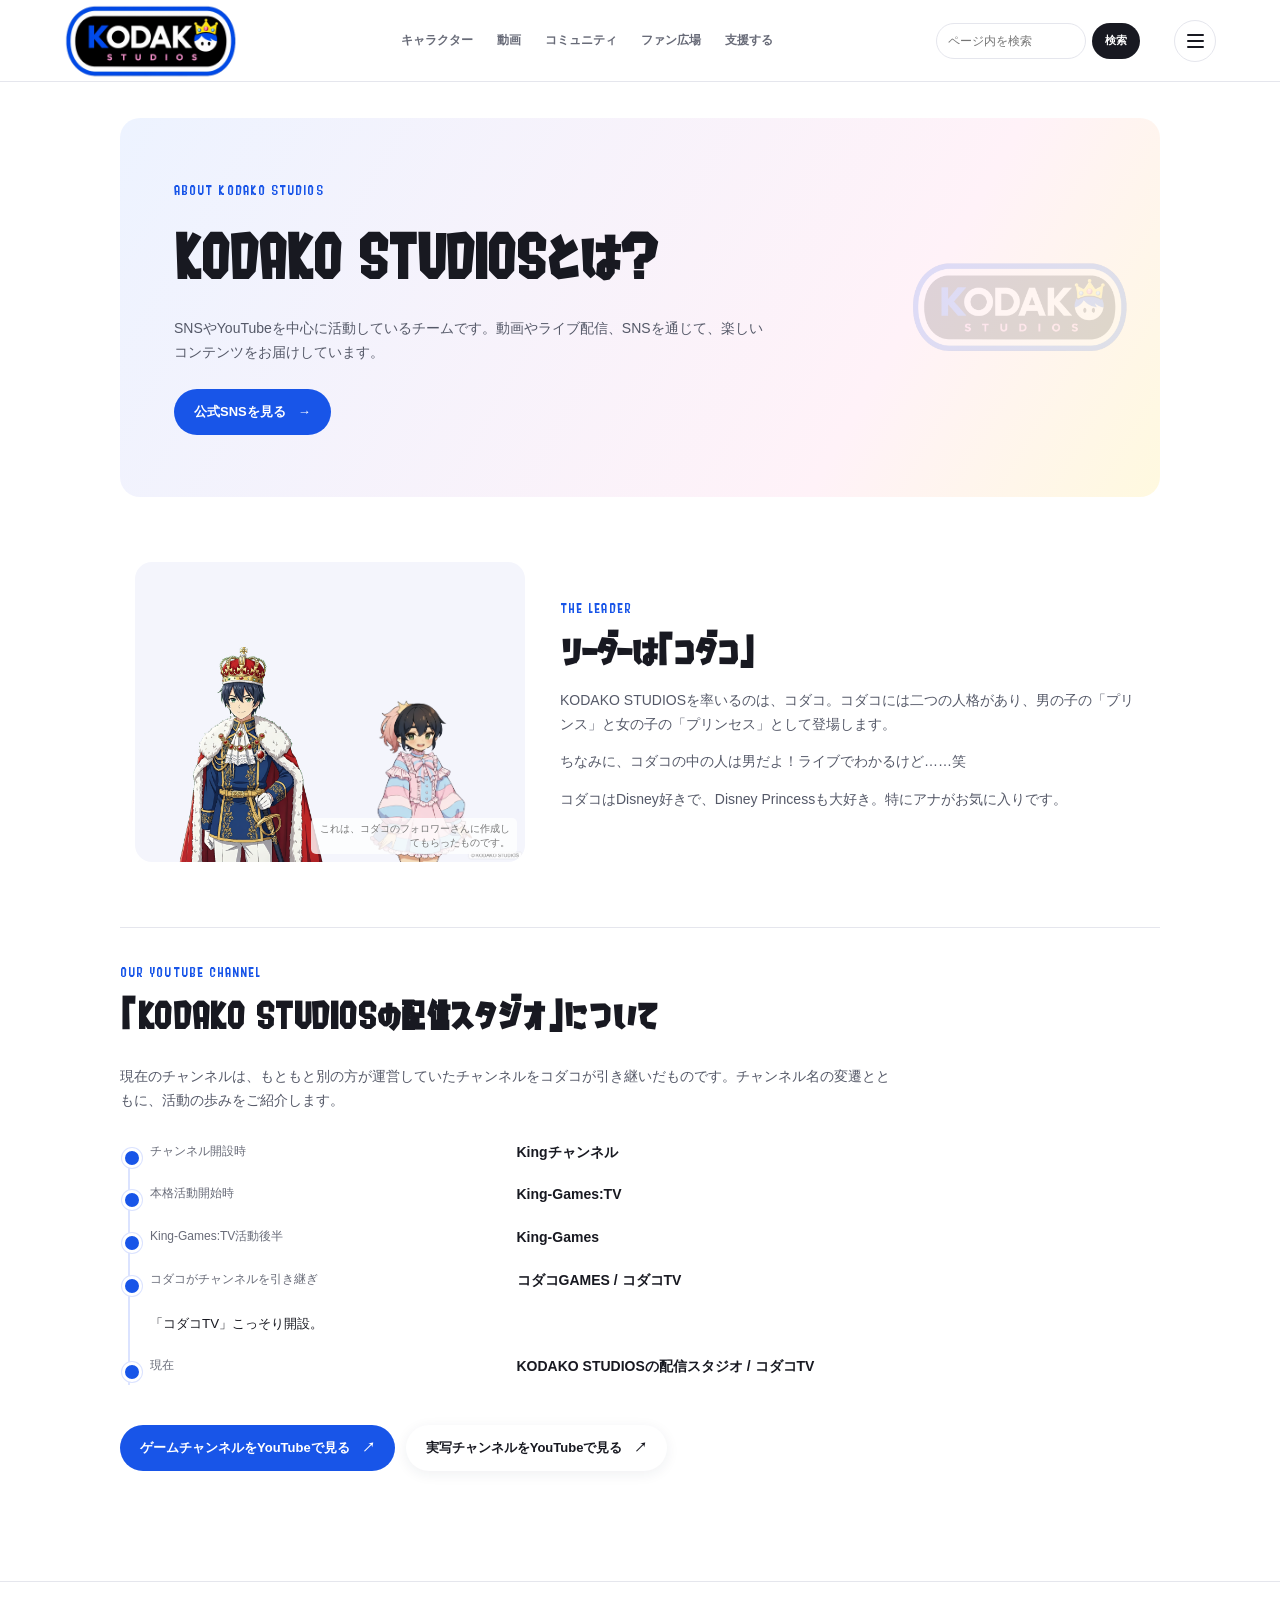
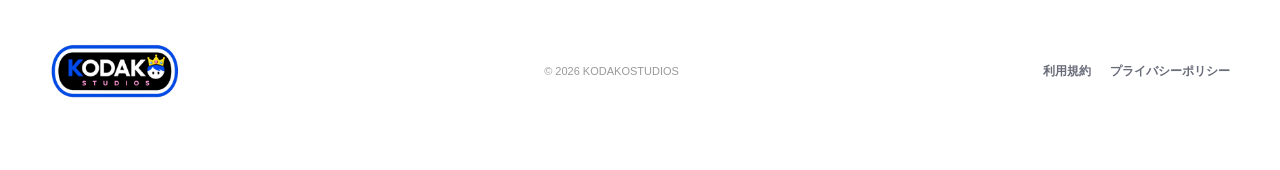
<file: about.html>
<!doctype html>
<html lang="ja">
<head>
  <meta charset="utf-8">
  <meta name="viewport" content="width=device-width, initial-scale=1">
  <meta name="description" content="KODAKO STUDIOSとリーダーのコダコ、YouTubeチャンネルの歩みをご紹介します。">
  <title>KODAKO STUDIOSとは？ | KODAKOSTUDIOS</title>
  <link rel="icon" type="image/png" href="assets/logo.png">
  <link rel="stylesheet" href="styles.css">
</head>
<body class="about-page" id="top">
  <header class="topbar">
    <a class="brand" href="index.html" aria-label="KODAKOSTUDIOS ホーム"><img src="assets/logo.png" alt="KODAKO STUDIOS"></a>
    <nav class="top-nav" aria-label="メインメニュー">
      <a href="index.html#characters">キャラクター</a>
      <a href="index.html#videos">動画</a>
      <a href="index.html#community">コミュニティ</a>
      <a href="fan-community.html">ファン広場</a>
      <a href="index.html#support">支援する</a>
    </nav>
    <form class="site-search" role="search">
      <label class="visually-hidden" for="page-search">このページを検索</label>
      <input id="page-search" type="search" placeholder="ページ内を検索" autocomplete="off">
      <button type="submit" aria-label="検索">検索</button>
      <span class="visually-hidden search-status" role="status" aria-live="polite"></span>
    </form>
    <button class="menu-toggle" type="button" aria-label="メニューを開く" aria-expanded="false" aria-controls="site-menu">
      <span></span><span></span><span></span>
    </button>
    <nav class="menu-panel" id="site-menu" aria-label="サイトメニュー" hidden>
      <a href="about.html">KODAKO STUDIOSとは？</a>
      <a href="index.html#characters">キャラクター</a>
      <a href="index.html#videos">YouTube動画</a>
      <a href="index.html#community">公式SNS・Discord</a>
      <a href="index.html#support">活動支援</a>
      <a href="settings.html">プロフィール・設定</a>
      <a href="https://x.com/KodakoStudios" target="_blank" rel="noopener noreferrer">X <span>↗</span></a>
      <a href="https://www.instagram.com/kodako_studios/" target="_blank" rel="noopener noreferrer">Instagram <span>↗</span></a>
      <a href="https://www.tiktok.com/@kodakoofficial" target="_blank" rel="noopener noreferrer">TikTok <span>↗</span></a>
      <a href="https://www.threads.com/@kodakoofficial" target="_blank" rel="noopener noreferrer">Threads <span>↗</span></a>
      <a href="https://www.facebook.com/profile.php?id=61554117201107" target="_blank" rel="noopener noreferrer">Facebook <span>↗</span></a>
      <a href="https://discord.gg/fH2w4ce4Pd" target="_blank" rel="noopener noreferrer">Discord <span>↗</span></a>
      <a href="https://www.amazon.jp/hz/wishlist/ls/L363S1KFPWRE?ref_=wl_share" target="_blank" rel="noopener noreferrer">Amazon支援リスト <span>↗</span></a>
      <a href="https://suzuri.jp/KodakoOfficial" target="_blank" rel="noopener noreferrer">公式ショップ（SUZURI）<span>↗</span></a>
      <a href="terms.html">利用規約</a>
      <a href="privacy.html">プライバシーポリシー</a>
    </nav>
  </header>
  <main class="about-main searchable-content">
    <section class="about-hero">
      <p class="eyebrow">ABOUT KODAKO STUDIOS</p>
      <h1>KODAKO STUDIOSとは？</h1>
      <p>SNSやYouTubeを中心に活動しているチームです。動画やライブ配信、SNSを通じて、楽しいコンテンツをお届けしています。</p>
      <a class="button button-primary" href="index.html#community">公式SNSを見る <span aria-hidden="true">→</span></a>
      <img class="about-logo" src="assets/logo.png" alt="KODAKO STUDIOS">
    </section>
    <section class="about-leader">
      <div class="about-character">
        <button class="character-zoom about-character-zoom" type="button" data-image="assets/prince-kodako.png" data-caption="プリンス・コダコ" data-description="現在多く利用しているコダコの姿だ。プリンセスたちにすぐに好かれる謎のパワーがある。パワーの源？開発者のコダコもわからない。" aria-label="プリンス・コダコの画像を拡大"><img src="assets/prince-kodako.png" alt="プリンス・コダコの公式キャラクターアート"></button>
        <button class="character-zoom about-character-zoom" type="button" data-image="assets/kodako-princess.png" data-caption="私服姿のプリンセス・コダコ" data-credit="これは、コダコのフォロワーさんに作成してもらったものです。" data-description="パフスリーブの袖が一番のお気に入りなコダコ。ふっくらしすぎて、すぐにみんなに触られてしまうらしい……。一番大変な子だ……。このイラストは、コダコのフォロワーさんに作成していただいたものです。" aria-label="私服姿のプリンセス・コダコの画像を拡大"><img src="assets/kodako-princess.png" alt="私服姿のプリンセス・コダコのイラスト（フォロワー作成）"></button>
      </div>
      <div class="about-copy">
        <p class="eyebrow">THE LEADER</p>
        <h2>リーダーは「コダコ」</h2>
        <p>KODAKO STUDIOSを率いるのは、コダコ。コダコには二つの人格があり、男の子の「プリンス」と女の子の「プリンセス」として登場します。</p>
        <p>ちなみに、コダコの中の人は男だよ！ライブでわかるけど……笑</p>
        <p>コダコはDisney好きで、Disney Princessも大好き。特にアナがお気に入りです。</p>
      </div>
    </section>
    <section class="channel-story">
      <div class="section-heading">
        <div><p class="eyebrow">OUR YOUTUBE CHANNEL</p><h2>「KODAKO STUDIOSの配信スタジオ」について</h2></div>
      </div>
      <p class="story-intro">現在のチャンネルは、もともと別の方が運営していたチャンネルをコダコが引き継いだものです。チャンネル名の変遷とともに、活動の歩みをご紹介します。</p>
      <ol class="channel-timeline">
        <li><span>チャンネル開設時</span><strong>Kingチャンネル</strong></li>
        <li><span>本格活動開始時</span><strong>King-Games:TV</strong></li>
        <li><span>King-Games:TV活動後半</span><strong>King-Games</strong></li>
        <li><span>コダコがチャンネルを引き継ぎ</span><strong>コダコGAMES / コダコTV</strong><small>「コダコTV」こっそり開設。</small></li>
        <li><span>現在</span><strong>KODAKO STUDIOSの配信スタジオ / コダコTV</strong></li>
      </ol>
      <div class="channel-links">
        <a class="button button-primary" href="https://youtube.com/KodakoOfficial" target="_blank" rel="noopener noreferrer">ゲームチャンネルをYouTubeで見る <span aria-hidden="true">↗</span></a>
        <a class="button button-light" href="https://youtube.com/KodakoTV" target="_blank" rel="noopener noreferrer">実写チャンネルをYouTubeで見る <span aria-hidden="true">↗</span></a>
      </div>
    </section>
  </main>
  <footer class="footer">
    <a class="footer-brand" href="index.html"><img src="assets/logo.png" alt="KODAKO STUDIOS"></a>
    <span>© <span id="year"></span> KODAKOSTUDIOS</span>
    <span class="footer-links"><a href="terms.html">利用規約</a><a href="privacy.html">プライバシーポリシー</a></span>
  </footer>
  <a class="top-button" href="#top" aria-label="ページの先頭へ戻る">TOP <span aria-hidden="true">↑</span></a>
  <dialog class="character-lightbox" aria-label="キャラクター画像の拡大表示">
    <button type="button" class="lightbox-close" aria-label="拡大表示を閉じる">×</button>
    <img alt="">
    <small class="lightbox-credit" hidden></small>
    <p class="lightbox-caption"></p>
    <p class="lightbox-description"></p>
  </dialog>
  <script src="script.js"></script>
</body>
</html>
</file>
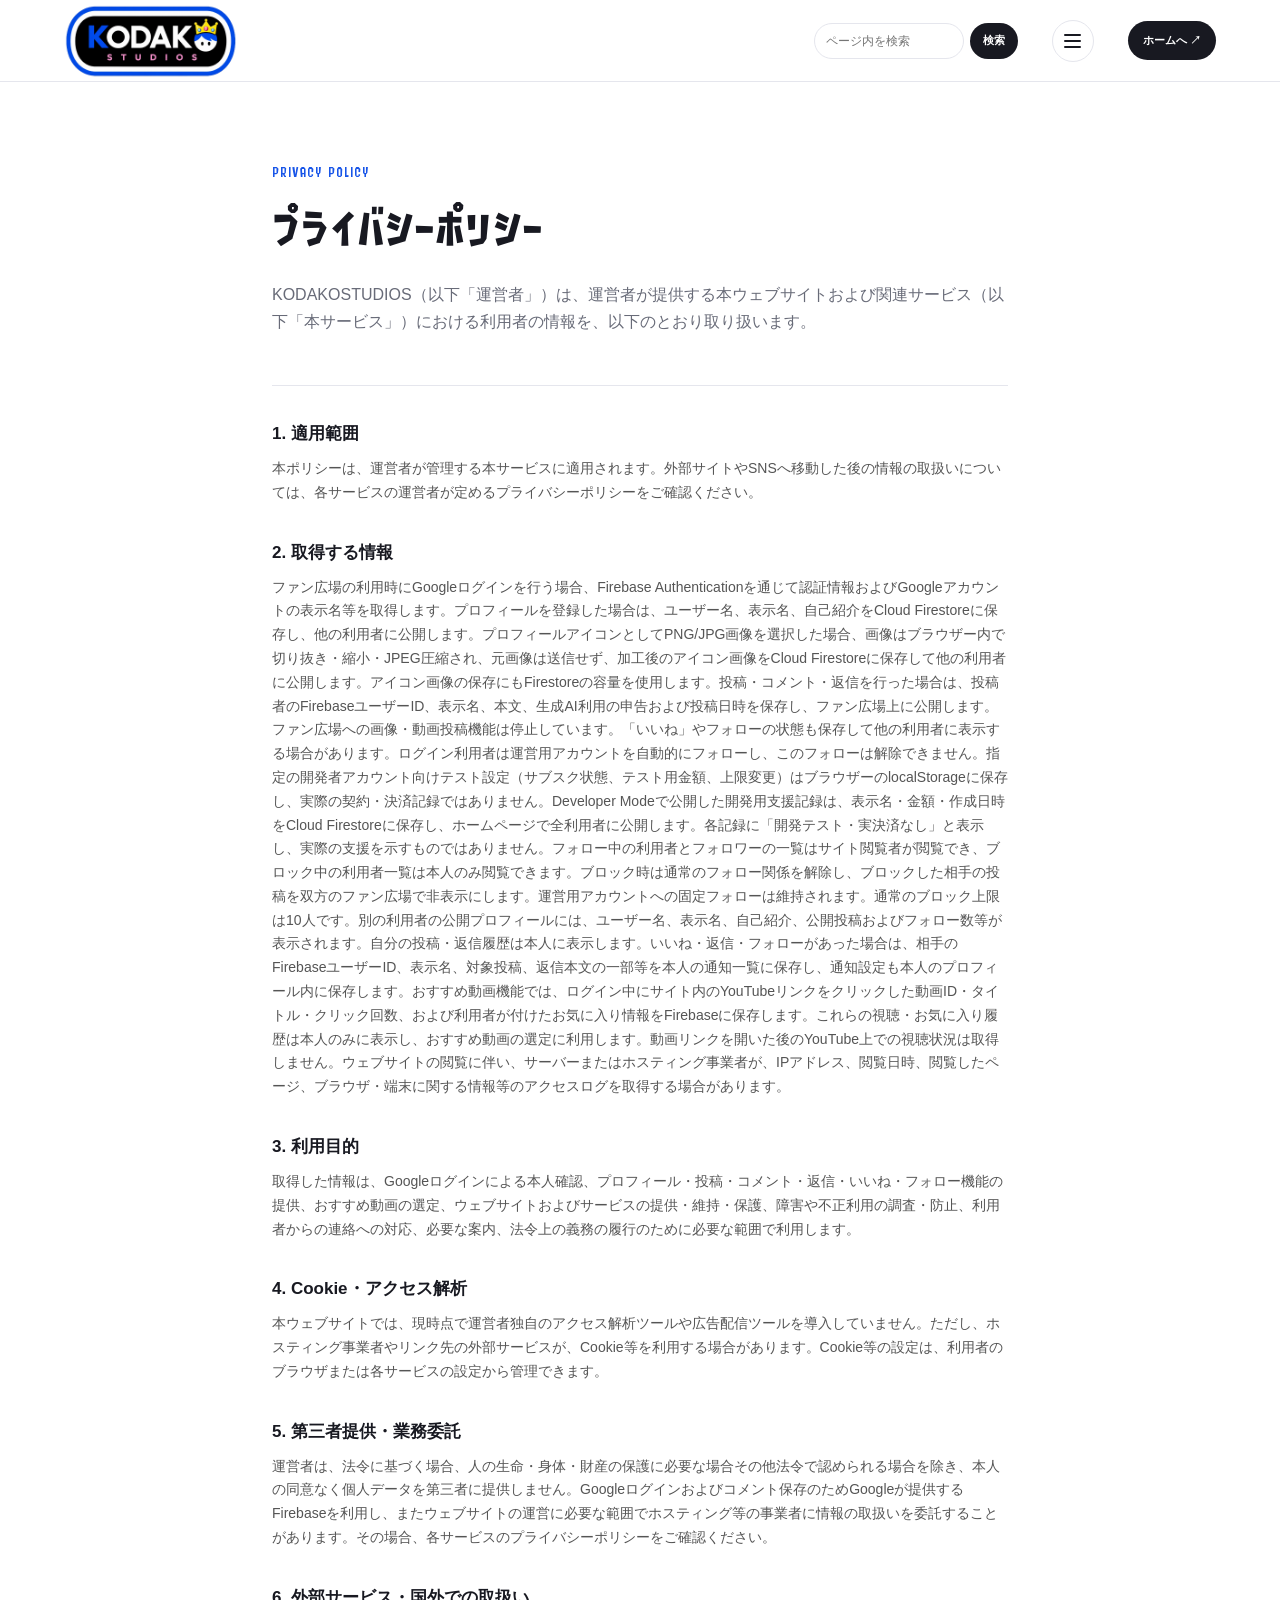
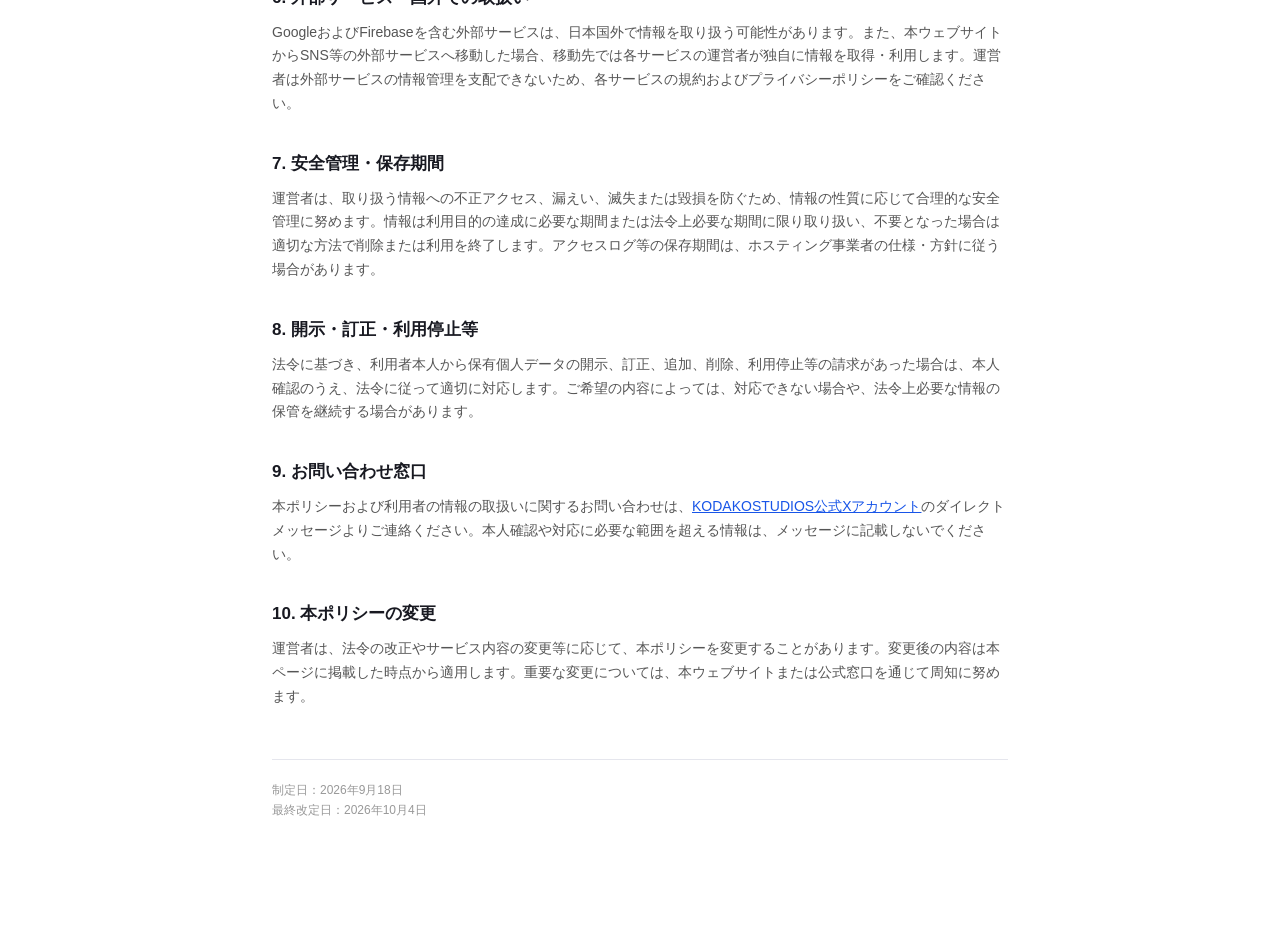
<file: privacy.html>
<!doctype html>
<html lang="ja">
<head>
  <meta charset="utf-8">
  <meta name="viewport" content="width=device-width, initial-scale=1">
  <meta name="description" content="KODAKOSTUDIOSにおける個人情報等の取扱いについて定めるプライバシーポリシーです。">
  <title>プライバシーポリシー | KODAKOSTUDIOS</title>
  <link rel="icon" type="image/png" href="assets/logo.png">
  <link rel="stylesheet" href="styles.css">
</head>
<body id="top">
  <header class="topbar">
    <a class="brand" href="index.html" aria-label="KODAKOSTUDIOS ホーム"><img src="assets/logo.png" alt="KODAKO STUDIOS"></a>
    <form class="site-search" role="search">
      <label class="visually-hidden" for="page-search">このページを検索</label>
      <input id="page-search" type="search" placeholder="ページ内を検索" autocomplete="off">
      <button type="submit" aria-label="検索">検索</button>
      <span class="visually-hidden search-status" role="status" aria-live="polite"></span>
    </form>
    <button class="menu-toggle" type="button" aria-label="メニューを開く" aria-expanded="false" aria-controls="site-menu"><span></span><span></span><span></span></button>
    <nav class="menu-panel" id="site-menu" aria-label="サイトメニュー" hidden>
      <a href="about.html">KODAKO STUDIOSとは？</a><a href="index.html#characters">キャラクター</a><a href="index.html#videos">YouTube動画</a><a href="index.html#community">公式SNS・Discord</a><a href="fan-community.html">ファン広場</a><a href="index.html#support">活動支援</a><a href="settings.html">プロフィール・設定</a><a href="https://x.com/KodakoStudios" target="_blank" rel="noopener noreferrer">X <span>↗</span></a><a href="https://www.instagram.com/kodako_studios/" target="_blank" rel="noopener noreferrer">Instagram <span>↗</span></a><a href="https://www.tiktok.com/@kodakoofficial" target="_blank" rel="noopener noreferrer">TikTok <span>↗</span></a><a href="https://www.threads.com/@kodakoofficial" target="_blank" rel="noopener noreferrer">Threads <span>↗</span></a><a href="https://www.facebook.com/profile.php?id=61554117201107" target="_blank" rel="noopener noreferrer">Facebook <span>↗</span></a><a href="https://discord.gg/fH2w4ce4Pd" target="_blank" rel="noopener noreferrer">Discord <span>↗</span></a><a href="https://www.amazon.jp/hz/wishlist/ls/L363S1KFPWRE?ref_=wl_share" target="_blank" rel="noopener noreferrer">Amazon支援リスト <span>↗</span></a><a href="https://suzuri.jp/KodakoOfficial" target="_blank" rel="noopener noreferrer">公式ショップ（SUZURI）<span>↗</span></a><a href="terms.html">利用規約</a><a href="privacy.html">プライバシーポリシー</a>
    </nav>
    <a class="support-button" href="index.html">ホームへ <span aria-hidden="true">↗</span></a>
  </header>
  <main class="legal-page">
    <p class="eyebrow">PRIVACY POLICY</p>
    <h1>プライバシーポリシー</h1>
    <p class="legal-lead">KODAKOSTUDIOS（以下「運営者」）は、運営者が提供する本ウェブサイトおよび関連サービス（以下「本サービス」）における利用者の情報を、以下のとおり取り扱います。</p>
    <article class="legal-content searchable-content">
      <section>
        <h2>1. 適用範囲</h2>
        <p>本ポリシーは、運営者が管理する本サービスに適用されます。外部サイトやSNSへ移動した後の情報の取扱いについては、各サービスの運営者が定めるプライバシーポリシーをご確認ください。</p>
      </section>
      <section>
        <h2>2. 取得する情報</h2>
        <p>ファン広場の利用時にGoogleログインを行う場合、Firebase Authenticationを通じて認証情報およびGoogleアカウントの表示名等を取得します。プロフィールを登録した場合は、ユーザー名、表示名、自己紹介をCloud Firestoreに保存し、他の利用者に公開します。プロフィールアイコンとしてPNG/JPG画像を選択した場合、画像はブラウザー内で切り抜き・縮小・JPEG圧縮され、元画像は送信せず、加工後のアイコン画像をCloud Firestoreに保存して他の利用者に公開します。アイコン画像の保存にもFirestoreの容量を使用します。投稿・コメント・返信を行った場合は、投稿者のFirebaseユーザーID、表示名、本文、生成AI利用の申告および投稿日時を保存し、ファン広場上に公開します。ファン広場への画像・動画投稿機能は停止しています。「いいね」やフォローの状態も保存して他の利用者に表示する場合があります。ログイン利用者は運営用アカウントを自動的にフォローし、このフォローは解除できません。指定の開発者アカウント向けテスト設定（サブスク状態、テスト用金額、上限変更）はブラウザーのlocalStorageに保存し、実際の契約・決済記録ではありません。Developer Modeで公開した開発用支援記録は、表示名・金額・作成日時をCloud Firestoreに保存し、ホームページで全利用者に公開します。各記録に「開発テスト・実決済なし」と表示し、実際の支援を示すものではありません。フォロー中の利用者とフォロワーの一覧はサイト閲覧者が閲覧でき、ブロック中の利用者一覧は本人のみ閲覧できます。ブロック時は通常のフォロー関係を解除し、ブロックした相手の投稿を双方のファン広場で非表示にします。運営用アカウントへの固定フォローは維持されます。通常のブロック上限は10人です。別の利用者の公開プロフィールには、ユーザー名、表示名、自己紹介、公開投稿およびフォロー数等が表示されます。自分の投稿・返信履歴は本人に表示します。いいね・返信・フォローがあった場合は、相手のFirebaseユーザーID、表示名、対象投稿、返信本文の一部等を本人の通知一覧に保存し、通知設定も本人のプロフィール内に保存します。おすすめ動画機能では、ログイン中にサイト内のYouTubeリンクをクリックした動画ID・タイトル・クリック回数、および利用者が付けたお気に入り情報をFirebaseに保存します。これらの視聴・お気に入り履歴は本人のみに表示し、おすすめ動画の選定に利用します。動画リンクを開いた後のYouTube上での視聴状況は取得しません。ウェブサイトの閲覧に伴い、サーバーまたはホスティング事業者が、IPアドレス、閲覧日時、閲覧したページ、ブラウザ・端末に関する情報等のアクセスログを取得する場合があります。</p>
      </section>
      <section>
        <h2>3. 利用目的</h2>
        <p>取得した情報は、Googleログインによる本人確認、プロフィール・投稿・コメント・返信・いいね・フォロー機能の提供、おすすめ動画の選定、ウェブサイトおよびサービスの提供・維持・保護、障害や不正利用の調査・防止、利用者からの連絡への対応、必要な案内、法令上の義務の履行のために必要な範囲で利用します。</p>
      </section>
      <section>
        <h2>4. Cookie・アクセス解析</h2>
        <p>本ウェブサイトでは、現時点で運営者独自のアクセス解析ツールや広告配信ツールを導入していません。ただし、ホスティング事業者やリンク先の外部サービスが、Cookie等を利用する場合があります。Cookie等の設定は、利用者のブラウザまたは各サービスの設定から管理できます。</p>
      </section>
      <section>
        <h2>5. 第三者提供・業務委託</h2>
        <p>運営者は、法令に基づく場合、人の生命・身体・財産の保護に必要な場合その他法令で認められる場合を除き、本人の同意なく個人データを第三者に提供しません。Googleログインおよびコメント保存のためGoogleが提供するFirebaseを利用し、またウェブサイトの運営に必要な範囲でホスティング等の事業者に情報の取扱いを委託することがあります。その場合、各サービスのプライバシーポリシーをご確認ください。</p>
      </section>
      <section>
        <h2>6. 外部サービス・国外での取扱い</h2>
        <p>GoogleおよびFirebaseを含む外部サービスは、日本国外で情報を取り扱う可能性があります。また、本ウェブサイトからSNS等の外部サービスへ移動した場合、移動先では各サービスの運営者が独自に情報を取得・利用します。運営者は外部サービスの情報管理を支配できないため、各サービスの規約およびプライバシーポリシーをご確認ください。</p>
      </section>
      <section>
        <h2>7. 安全管理・保存期間</h2>
        <p>運営者は、取り扱う情報への不正アクセス、漏えい、滅失または毀損を防ぐため、情報の性質に応じて合理的な安全管理に努めます。情報は利用目的の達成に必要な期間または法令上必要な期間に限り取り扱い、不要となった場合は適切な方法で削除または利用を終了します。アクセスログ等の保存期間は、ホスティング事業者の仕様・方針に従う場合があります。</p>
      </section>
      <section>
        <h2>8. 開示・訂正・利用停止等</h2>
        <p>法令に基づき、利用者本人から保有個人データの開示、訂正、追加、削除、利用停止等の請求があった場合は、本人確認のうえ、法令に従って適切に対応します。ご希望の内容によっては、対応できない場合や、法令上必要な情報の保管を継続する場合があります。</p>
      </section>
      <section>
        <h2>9. お問い合わせ窓口</h2>
        <p>本ポリシーおよび利用者の情報の取扱いに関するお問い合わせは、<a href="https://x.com/KodakoStudios" target="_blank" rel="noopener noreferrer">KODAKOSTUDIOS公式Xアカウント</a>のダイレクトメッセージよりご連絡ください。本人確認や対応に必要な範囲を超える情報は、メッセージに記載しないでください。</p>
      </section>
      <section>
        <h2>10. 本ポリシーの変更</h2>
        <p>運営者は、法令の改正やサービス内容の変更等に応じて、本ポリシーを変更することがあります。変更後の内容は本ページに掲載した時点から適用します。重要な変更については、本ウェブサイトまたは公式窓口を通じて周知に努めます。</p>
      </section>
      <p class="legal-date">制定日：2026年9月18日<br>最終改定日：2026年10月4日</p>
    </article>
  </main>
  <a class="top-button" href="#top" aria-label="ページの先頭へ戻る">TOP <span aria-hidden="true">↑</span></a>
  <script src="script.js"></script>
</body>
</html>
</file>
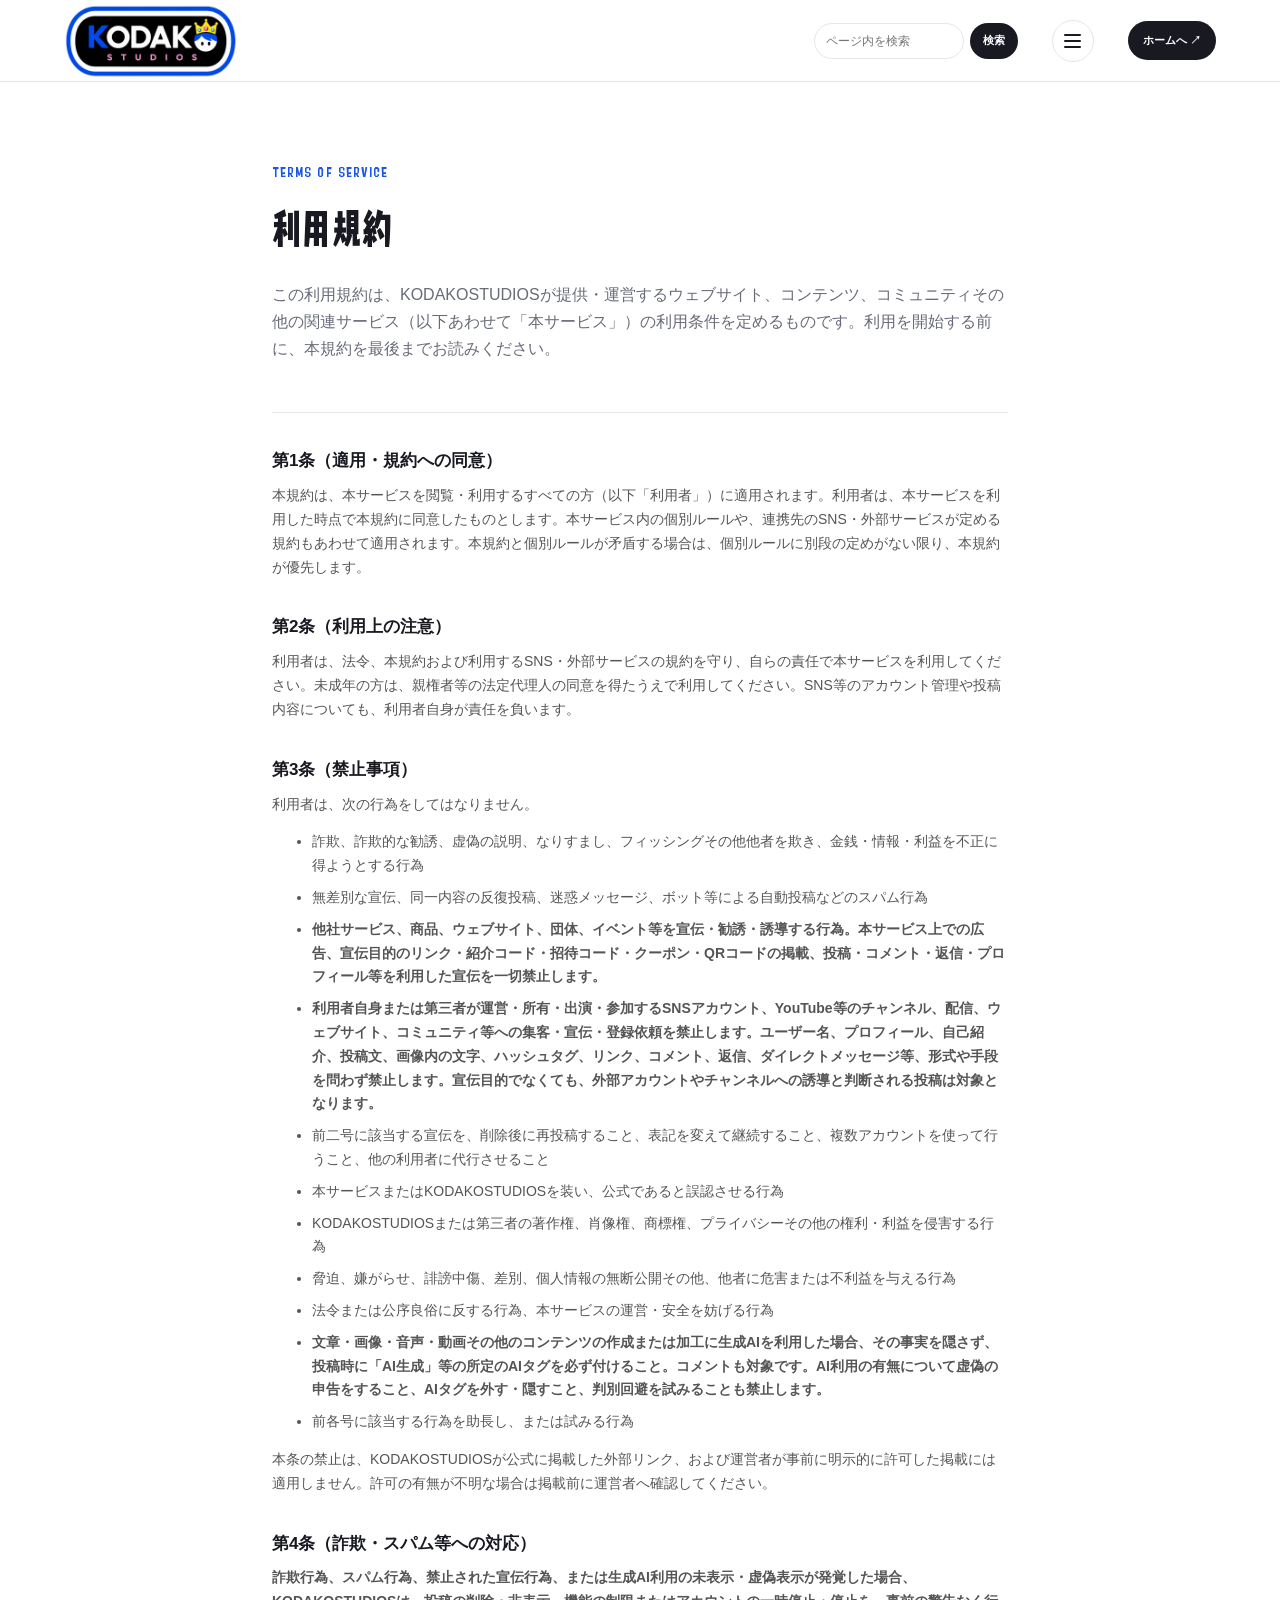
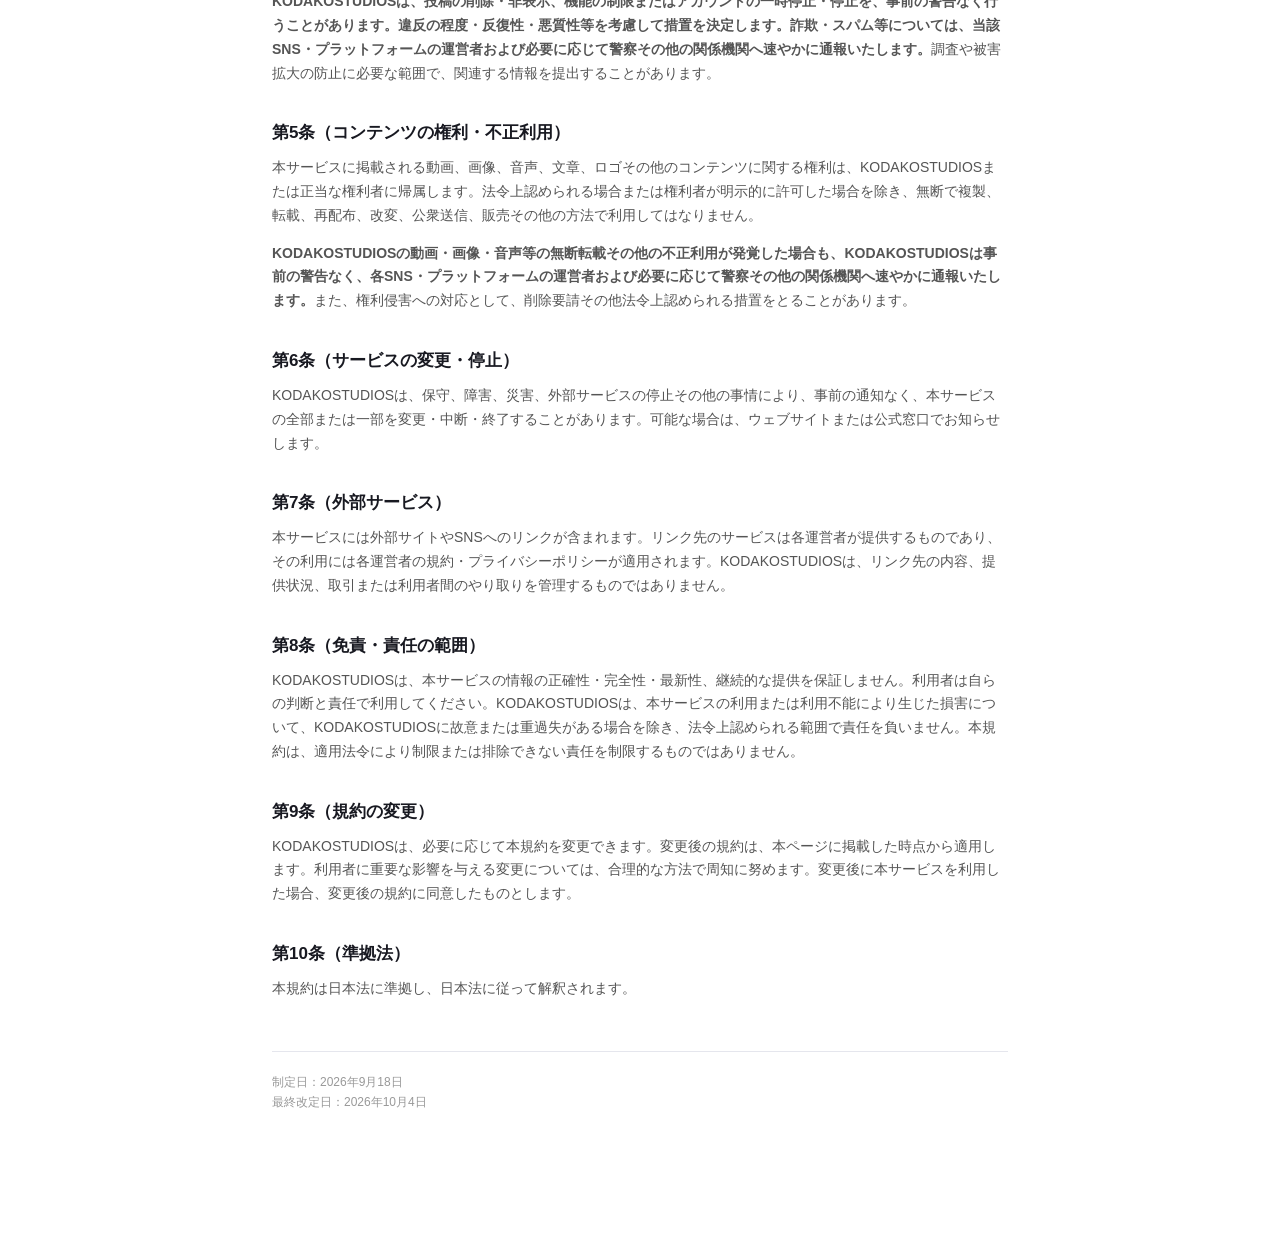
<file: terms.html>
<!doctype html>
<html lang="ja">
<head>
  <meta charset="utf-8">
  <meta name="viewport" content="width=device-width, initial-scale=1">
  <meta name="description" content="KODAKOSTUDIOSサービスの利用条件、禁止事項およびコンテンツの権利について定める利用規約です。">
  <title>利用規約 | KODAKOSTUDIOS</title>
  <link rel="icon" type="image/png" href="assets/logo.png">
  <link rel="stylesheet" href="styles.css">
</head>
<body id="top">
  <header class="topbar">
    <a class="brand" href="index.html" aria-label="KODAKOSTUDIOS ホーム"><img src="assets/logo.png" alt="KODAKO STUDIOS"></a>
    <form class="site-search" role="search">
      <label class="visually-hidden" for="page-search">このページを検索</label>
      <input id="page-search" type="search" placeholder="ページ内を検索" autocomplete="off">
      <button type="submit" aria-label="検索">検索</button>
      <span class="visually-hidden search-status" role="status" aria-live="polite"></span>
    </form>
    <button class="menu-toggle" type="button" aria-label="メニューを開く" aria-expanded="false" aria-controls="site-menu"><span></span><span></span><span></span></button>
    <nav class="menu-panel" id="site-menu" aria-label="サイトメニュー" hidden>
      <a href="about.html">KODAKO STUDIOSとは？</a><a href="index.html#characters">キャラクター</a><a href="index.html#videos">YouTube動画</a><a href="index.html#community">公式SNS・Discord</a><a href="fan-community.html">ファン広場</a><a href="index.html#support">活動支援</a><a href="settings.html">プロフィール・設定</a><a href="https://x.com/KodakoStudios" target="_blank" rel="noopener noreferrer">X <span>↗</span></a><a href="https://www.instagram.com/kodako_studios/" target="_blank" rel="noopener noreferrer">Instagram <span>↗</span></a><a href="https://www.tiktok.com/@kodakoofficial" target="_blank" rel="noopener noreferrer">TikTok <span>↗</span></a><a href="https://www.threads.com/@kodakoofficial" target="_blank" rel="noopener noreferrer">Threads <span>↗</span></a><a href="https://www.facebook.com/profile.php?id=61554117201107" target="_blank" rel="noopener noreferrer">Facebook <span>↗</span></a><a href="https://discord.gg/fH2w4ce4Pd" target="_blank" rel="noopener noreferrer">Discord <span>↗</span></a><a href="https://www.amazon.jp/hz/wishlist/ls/L363S1KFPWRE?ref_=wl_share" target="_blank" rel="noopener noreferrer">Amazon支援リスト <span>↗</span></a><a href="https://suzuri.jp/KodakoOfficial" target="_blank" rel="noopener noreferrer">公式ショップ（SUZURI）<span>↗</span></a><a href="terms.html">利用規約</a><a href="privacy.html">プライバシーポリシー</a>
    </nav>
    <a class="support-button" href="index.html">ホームへ <span aria-hidden="true">↗</span></a>
  </header>
  <main class="legal-page">
    <p class="eyebrow">TERMS OF SERVICE</p>
    <h1>利用規約</h1>
    <p class="legal-lead">この利用規約は、KODAKOSTUDIOSが提供・運営するウェブサイト、コンテンツ、コミュニティその他の関連サービス（以下あわせて「本サービス」）の利用条件を定めるものです。利用を開始する前に、本規約を最後までお読みください。</p>
    <article class="legal-content searchable-content">
      <section>
        <h2>第1条（適用・規約への同意）</h2>
        <p>本規約は、本サービスを閲覧・利用するすべての方（以下「利用者」）に適用されます。利用者は、本サービスを利用した時点で本規約に同意したものとします。本サービス内の個別ルールや、連携先のSNS・外部サービスが定める規約もあわせて適用されます。本規約と個別ルールが矛盾する場合は、個別ルールに別段の定めがない限り、本規約が優先します。</p>
      </section>
      <section>
        <h2>第2条（利用上の注意）</h2>
        <p>利用者は、法令、本規約および利用するSNS・外部サービスの規約を守り、自らの責任で本サービスを利用してください。未成年の方は、親権者等の法定代理人の同意を得たうえで利用してください。SNS等のアカウント管理や投稿内容についても、利用者自身が責任を負います。</p>
      </section>
      <section>
        <h2>第3条（禁止事項）</h2>
        <p>利用者は、次の行為をしてはなりません。</p>
        <ul>
          <li>詐欺、詐欺的な勧誘、虚偽の説明、なりすまし、フィッシングその他他者を欺き、金銭・情報・利益を不正に得ようとする行為</li>
          <li>無差別な宣伝、同一内容の反復投稿、迷惑メッセージ、ボット等による自動投稿などのスパム行為</li>
          <li><strong>他社サービス、商品、ウェブサイト、団体、イベント等を宣伝・勧誘・誘導する行為。本サービス上での広告、宣伝目的のリンク・紹介コード・招待コード・クーポン・QRコードの掲載、投稿・コメント・返信・プロフィール等を利用した宣伝を一切禁止します。</strong></li>
          <li><strong>利用者自身または第三者が運営・所有・出演・参加するSNSアカウント、YouTube等のチャンネル、配信、ウェブサイト、コミュニティ等への集客・宣伝・登録依頼を禁止します。ユーザー名、プロフィール、自己紹介、投稿文、画像内の文字、ハッシュタグ、リンク、コメント、返信、ダイレクトメッセージ等、形式や手段を問わず禁止します。宣伝目的でなくても、外部アカウントやチャンネルへの誘導と判断される投稿は対象となります。</strong></li>
          <li>前二号に該当する宣伝を、削除後に再投稿すること、表記を変えて継続すること、複数アカウントを使って行うこと、他の利用者に代行させること</li>
          <li>本サービスまたはKODAKOSTUDIOSを装い、公式であると誤認させる行為</li>
          <li>KODAKOSTUDIOSまたは第三者の著作権、肖像権、商標権、プライバシーその他の権利・利益を侵害する行為</li>
          <li>脅迫、嫌がらせ、誹謗中傷、差別、個人情報の無断公開その他、他者に危害または不利益を与える行為</li>
          <li>法令または公序良俗に反する行為、本サービスの運営・安全を妨げる行為</li>
          <li><strong>文章・画像・音声・動画その他のコンテンツの作成または加工に生成AIを利用した場合、その事実を隠さず、投稿時に「AI生成」等の所定のAIタグを必ず付けること。コメントも対象です。AI利用の有無について虚偽の申告をすること、AIタグを外す・隠すこと、判別回避を試みることも禁止します。</strong></li>
          <li>前各号に該当する行為を助長し、または試みる行為</li>
        </ul>
        <p>本条の禁止は、KODAKOSTUDIOSが公式に掲載した外部リンク、および運営者が事前に明示的に許可した掲載には適用しません。許可の有無が不明な場合は掲載前に運営者へ確認してください。</p>
      </section>
      <section>
        <h2>第4条（詐欺・スパム等への対応）</h2>
        <p><strong>詐欺行為、スパム行為、禁止された宣伝行為、または生成AI利用の未表示・虚偽表示が発覚した場合、KODAKOSTUDIOSは、投稿の削除・非表示、機能の制限またはアカウントの一時停止・停止を、事前の警告なく行うことがあります。違反の程度・反復性・悪質性等を考慮して措置を決定します。詐欺・スパム等については、当該SNS・プラットフォームの運営者および必要に応じて警察その他の関係機関へ速やかに通報いたします。</strong>調査や被害拡大の防止に必要な範囲で、関連する情報を提出することがあります。</p>
      </section>
      <section>
        <h2>第5条（コンテンツの権利・不正利用）</h2>
        <p>本サービスに掲載される動画、画像、音声、文章、ロゴその他のコンテンツに関する権利は、KODAKOSTUDIOSまたは正当な権利者に帰属します。法令上認められる場合または権利者が明示的に許可した場合を除き、無断で複製、転載、再配布、改変、公衆送信、販売その他の方法で利用してはなりません。</p>
        <p><strong>KODAKOSTUDIOSの動画・画像・音声等の無断転載その他の不正利用が発覚した場合も、KODAKOSTUDIOSは事前の警告なく、各SNS・プラットフォームの運営者および必要に応じて警察その他の関係機関へ速やかに通報いたします。</strong>また、権利侵害への対応として、削除要請その他法令上認められる措置をとることがあります。</p>
      </section>
      <section>
        <h2>第6条（サービスの変更・停止）</h2>
        <p>KODAKOSTUDIOSは、保守、障害、災害、外部サービスの停止その他の事情により、事前の通知なく、本サービスの全部または一部を変更・中断・終了することがあります。可能な場合は、ウェブサイトまたは公式窓口でお知らせします。</p>
      </section>
      <section>
        <h2>第7条（外部サービス）</h2>
        <p>本サービスには外部サイトやSNSへのリンクが含まれます。リンク先のサービスは各運営者が提供するものであり、その利用には各運営者の規約・プライバシーポリシーが適用されます。KODAKOSTUDIOSは、リンク先の内容、提供状況、取引または利用者間のやり取りを管理するものではありません。</p>
      </section>
      <section>
        <h2>第8条（免責・責任の範囲）</h2>
        <p>KODAKOSTUDIOSは、本サービスの情報の正確性・完全性・最新性、継続的な提供を保証しません。利用者は自らの判断と責任で利用してください。KODAKOSTUDIOSは、本サービスの利用または利用不能により生じた損害について、KODAKOSTUDIOSに故意または重過失がある場合を除き、法令上認められる範囲で責任を負いません。本規約は、適用法令により制限または排除できない責任を制限するものではありません。</p>
      </section>
      <section>
        <h2>第9条（規約の変更）</h2>
        <p>KODAKOSTUDIOSは、必要に応じて本規約を変更できます。変更後の規約は、本ページに掲載した時点から適用します。利用者に重要な影響を与える変更については、合理的な方法で周知に努めます。変更後に本サービスを利用した場合、変更後の規約に同意したものとします。</p>
      </section>
      <section>
        <h2>第10条（準拠法）</h2>
        <p>本規約は日本法に準拠し、日本法に従って解釈されます。</p>
      </section>
      <p class="legal-date">制定日：2026年9月18日<br>最終改定日：2026年10月4日</p>
    </article>
  </main>
  <a class="top-button" href="#top" aria-label="ページの先頭へ戻る">TOP <span aria-hidden="true">↑</span></a>
  <script src="script.js"></script>
</body>
</html>
</file>
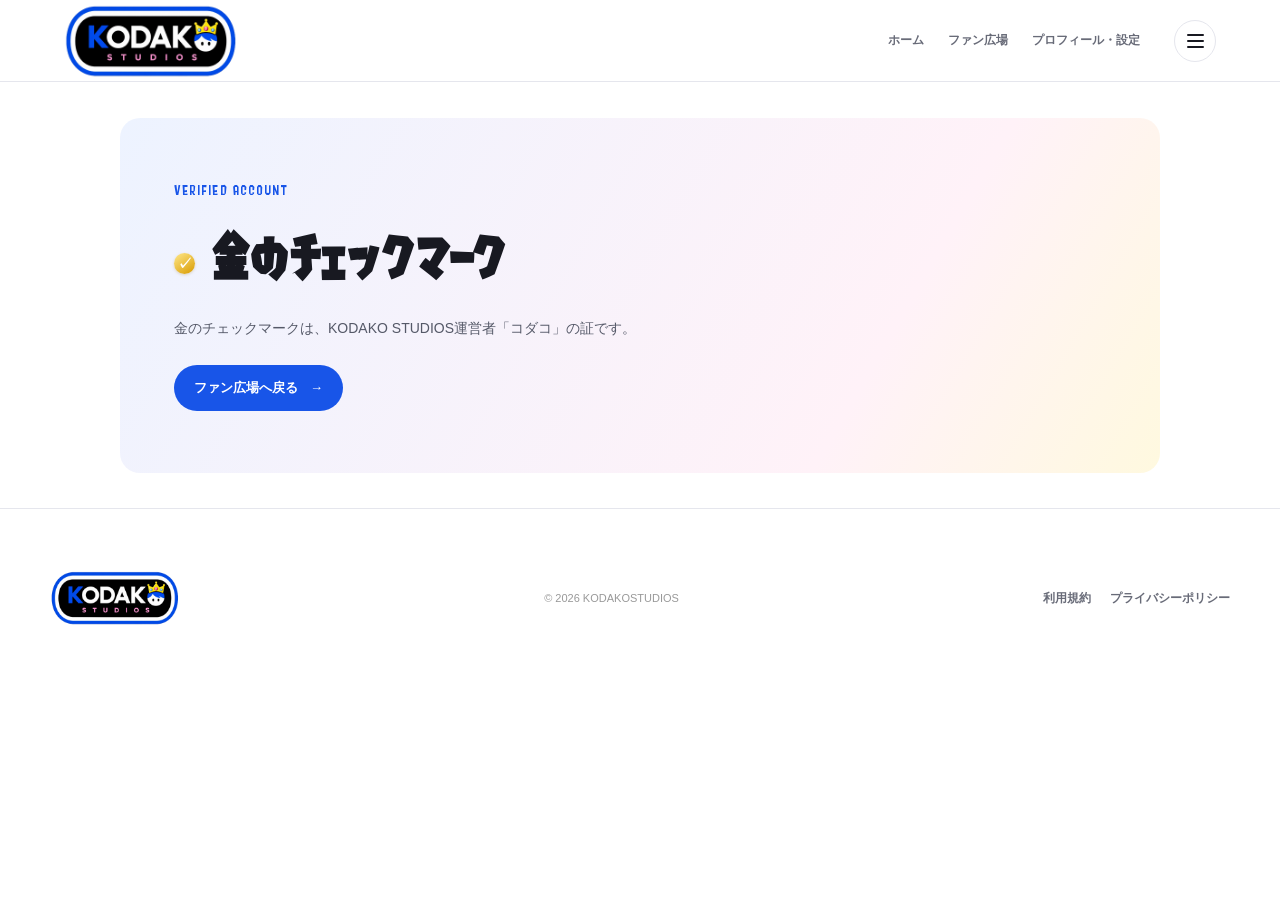
<file: verified.html>
<!doctype html>
<html lang="ja">
<head>
  <meta charset="utf-8">
  <meta name="viewport" content="width=device-width, initial-scale=1">
  <meta name="description" content="KODAKO STUDIOSの金のチェックマークについて説明します。">
  <title>金のチェックマークについて | KODAKOSTUDIOS</title>
  <link rel="icon" type="image/png" href="assets/logo.png">
  <link rel="stylesheet" href="styles.css">
</head>
<body class="about-page" id="top">
  <header class="topbar">
    <a class="brand" href="index.html" aria-label="KODAKOSTUDIOS ホーム"><img src="assets/logo.png" alt="KODAKO STUDIOS"></a>
    <nav class="top-nav" aria-label="メインメニュー">
      <a href="index.html">ホーム</a>
      <a href="fan-community.html">ファン広場</a>
      <a href="settings.html">プロフィール・設定</a>
    </nav>
    <button class="menu-toggle" type="button" aria-label="メニューを開く" aria-expanded="false" aria-controls="site-menu"><span></span><span></span><span></span></button>
    <nav class="menu-panel" id="site-menu" aria-label="サイトメニュー" hidden>
      <a href="index.html">ホーム</a>
      <a href="fan-community.html">ファン広場</a>
      <a href="settings.html">プロフィール・設定</a>
      <a href="verified.html" aria-current="page">金のチェックマーク</a>
      <a href="terms.html">利用規約</a>
      <a href="privacy.html">プライバシーポリシー</a>
    </nav>
  </header>
  <main class="about-main searchable-content">
    <section class="about-hero">
      <p class="eyebrow">VERIFIED ACCOUNT</p>
      <h1><span class="verified-mark" aria-hidden="true">✓</span> 金のチェックマーク</h1>
      <p>金のチェックマークは、KODAKO STUDIOS運営者「コダコ」の証です。</p>
      <a class="button button-primary" href="fan-community.html">ファン広場へ戻る <span aria-hidden="true">→</span></a>
    </section>
  </main>
  <footer class="footer">
    <a class="footer-brand" href="index.html"><img src="assets/logo.png" alt="KODAKO STUDIOS"></a>
    <span>© <span id="year"></span> KODAKOSTUDIOS</span>
    <span class="footer-links"><a href="terms.html">利用規約</a><a href="privacy.html">プライバシーポリシー</a></span>
  </footer>
  <script src="script.js"></script>
</body>
</html>
</file>
<file: styles.css>
@font-face{font-family:KodakoDisplay;src:url("assets/splatfont2.ttf") format("truetype");font-display:swap}
:root{--ink:#181921;--muted:#686b78;--line:#e5e6ed;--paper:#fff;--blue:#1855e8;--pink:#ed70b8;--yellow:#f6d84a;--aqua:#8ce6e1;--display:"KodakoDisplay","Arial Rounded MT Bold",sans-serif}
*{box-sizing:border-box}
html{scroll-behavior:smooth;scroll-padding-top:90px}
body{margin:0;background:var(--paper);color:var(--ink);font-family:Arial,"Noto Sans JP",sans-serif;line-height:1.7}
a{color:inherit}
.topbar{height:82px;padding:0 clamp(20px,5vw,76px);display:flex;align-items:center;gap:34px;border-bottom:1px solid var(--line);background:rgba(255,255,255,.96);position:relative;z-index:30}
.brand{display:flex;align-items:center;flex:none;text-decoration:none}
.brand img{display:block;width:174px;height:auto}
.topbar>.site-search{margin-left:auto}
.topbar>.support-button{padding:10px 15px;border-radius:22px;background:var(--ink);color:#fff;font-size:11px;font-weight:bold;text-decoration:none;white-space:nowrap}
.top-nav{display:flex;align-items:center;gap:24px;margin-left:auto}
.top-nav a,.footer a{color:var(--muted);font-size:12px;font-weight:700;text-decoration:none}
.top-nav a:hover,.footer a:hover{color:var(--blue)}
.site-search{display:flex;align-items:center;gap:6px}
.site-search input{width:150px;height:36px;padding:0 11px;border:1px solid var(--line);border-radius:20px;background:#fff;color:var(--ink);font:inherit;font-size:12px}
.site-search input:focus{outline:2px solid var(--blue);outline-offset:1px}
.site-search button{height:36px;padding:0 13px;border:0;border-radius:20px;background:var(--ink);color:#fff;font:inherit;font-size:11px;font-weight:bold;cursor:pointer}
.site-search button:hover{background:var(--blue)}
.visually-hidden{position:absolute;width:1px;height:1px;padding:0;margin:-1px;overflow:hidden;clip:rect(0,0,0,0);white-space:nowrap;border:0}
.home-page main>section[hidden]{display:none}
.hero{position:relative;display:grid;grid-template-columns:minmax(340px,.83fr) minmax(0,1.17fr);align-items:center;min-height:570px;overflow:hidden;padding:54px max(6vw,calc((100vw - 1240px)/2));background:radial-gradient(circle at 72% 25%,#fff5b9 0 13%,transparent 13.2%),linear-gradient(115deg,#edf3ff 0%,#fff6fb 56%,#fff9d9 100%)}
.hero-copy{position:relative;z-index:2;max-width:530px}
.eyebrow{margin:0 0 11px;color:var(--blue);font-family:var(--display);font-size:12px;letter-spacing:.09em}
.hero h1,.section-heading h2,.community-heading h2,.recommend-copy h2{font-family:var(--display),Arial,sans-serif;letter-spacing:.02em}
.hero h1{margin:0;font-size:clamp(39px,5vw,66px);line-height:1.28}
.hero h1 span{color:var(--blue);text-shadow:2px 2px 0 #fff,4px 4px 0 rgba(24,85,232,.11)}
.hero-copy>p:not(.eyebrow){max-width:420px;color:#555968;font-size:14px}
.hero-actions{display:flex;flex-wrap:wrap;gap:12px;margin-top:26px}
.button{display:inline-flex;align-items:center;justify-content:center;gap:12px;min-height:46px;padding:0 20px;border:0;border-radius:28px;font:inherit;font-size:13px;font-weight:800;text-decoration:none;cursor:pointer;transition:transform .18s,box-shadow .18s}
.button:hover:not(:disabled){transform:translateY(-2px);box-shadow:0 7px 16px #18192120}
.button-primary{background:var(--blue);color:#fff}
.button-secondary{border:1px solid var(--line);background:#fff;color:var(--ink)}
.button-light{background:#fff;color:var(--ink);box-shadow:0 3px 14px #20284812}
.hero-stamp{position:absolute;left:300px;bottom:-15px;display:grid;place-content:center;width:104px;height:104px;border:4px solid #fff;border-radius:50%;background:var(--pink);color:#fff;text-align:center;font-family:var(--display);font-size:17px;line-height:1.15;transform:rotate(-12deg);box-shadow:0 5px 12px #151b3720}
.hero-stamp b{font-family:Arial,sans-serif;font-size:11px}
.character-stage{position:relative;z-index:1;display:flex;align-items:flex-end;justify-content:center;gap:0;align-self:stretch;min-width:0;padding-top:28px}
.character-card{position:relative;display:flex;align-items:flex-end;justify-content:center;width:34%;height:100%;min-height:390px}
.character-card img{display:block;width:145%;height:100%;max-height:450px;object-fit:contain;object-position:center bottom;filter:drop-shadow(0 10px 8px #27325520)}
.character-card span{position:absolute;bottom:3px;left:50%;z-index:2;white-space:nowrap;padding:4px 12px;border:2px solid #fff;border-radius:20px;background:#fff;color:var(--ink);font-family:var(--display);font-size:12px;box-shadow:0 2px 8px #191d2b18;transform:translateX(-50%) rotate(-2deg)}
.character-prince{z-index:1}.character-prince img{max-height:385px}
.character-princess{z-index:2;margin-left:-5%;margin-right:-5%}
.character-princess img{max-height:440px}
.character-kodako{z-index:1}
.hero-decoration{position:absolute;color:var(--blue);font-size:38px}
.hero-decoration-one{top:55px;right:7%}.hero-decoration-two{top:145px;left:49%;color:var(--pink);font-size:28px}
.section-wrap{width:min(1180px,calc(100% - 48px));margin:0 auto}
.character-intro{padding-top:76px;padding-bottom:75px}
.section-heading{display:flex;align-items:flex-end;justify-content:space-between;gap:18px;margin-bottom:26px}
.section-heading h2,.community-heading h2,.recommend-copy h2{margin:0;font-size:clamp(24px,3vw,34px);line-height:1.25}
.section-heading>p{margin:0;color:var(--muted);font-size:12px}
.character-grid{display:grid;grid-template-columns:repeat(3,minmax(0,1fr));gap:18px}
.character-tile{position:relative;display:flex;align-items:flex-end;justify-content:center;height:270px;overflow:hidden;border-radius:16px}
.character-tile:after{position:absolute;inset:45% 0 0;content:"";background:linear-gradient(transparent,#16192790)}
.character-tile img{position:absolute;inset:0;width:100%;height:100%;object-fit:contain;object-position:center bottom;transition:transform .35s}
.character-tile:hover img{transform:scale(1.04)}
.character-tile>div{position:relative;z-index:1;width:100%;padding:17px 20px;color:white}
.character-tile small{font-family:var(--display);font-size:10px;letter-spacing:.12em}
.character-tile h3{margin:1px 0 0;font-family:var(--display);font-size:22px}
.tile-prince{background:#e8edff}.tile-princess{background:#fff0f6}.tile-kodako{background:#e5f7f5}
.videos-section{padding:30px 0 82px}
.api-badge{display:inline-flex;align-items:center;gap:7px;padding:7px 11px;border-radius:20px;background:#f4f5f8;color:var(--muted);font-size:11px;font-weight:bold;white-space:nowrap}
.api-badge i{width:7px;height:7px;border-radius:50%;background:#f2ae38}
.video-grid{display:grid;grid-template-columns:repeat(3,minmax(0,1fr));gap:18px}
.video-card{overflow:hidden;border:1px solid var(--line);border-radius:13px;background:#fff}
.video-art{position:relative;display:grid;place-items:center;aspect-ratio:16/9;overflow:hidden}
.video-art:before,.video-art:after{position:absolute;content:"";border:2px solid #ffffff72;border-radius:50%}
.video-art:before{width:145px;height:145px;right:-30px;top:-56px}
.video-art:after{width:82px;height:82px;left:-19px;bottom:-35px}
.video-art-watch{background:linear-gradient(135deg,#275be7,#6ba2ff)}
.video-art-live{background:linear-gradient(135deg,#ec73b6,#ffb18e)}
.video-art-shorts{background:linear-gradient(135deg,#252736,#6059bd)}
.youtube-video-link{color:inherit;text-decoration:none}
.youtube-video-loaded{background-position:center;background-size:cover}
.youtube-api-status[data-state="success"] i{background:#27a36a}
.youtube-api-status[data-state="error"] i{background:#d64747}
.play-icon{display:grid;place-items:center;width:55px;height:55px;padding-left:4px;border-radius:50%;background:#ffffffeb;color:var(--blue);font-size:18px;box-shadow:0 5px 16px #1113}
.video-art-live .play-icon{color:#e64d8a}.video-art-shorts .play-icon{color:#4540a3}
.video-label{position:absolute;left:13px;top:13px;padding:4px 9px;border-radius:20px;background:#fff;color:var(--ink);font-size:10px;font-weight:bold}
.video-card-copy{padding:14px 16px 16px}
.video-card-copy h3{margin:0;font-size:14px}
.video-card-copy p{margin:3px 0 0;color:var(--muted);font-size:11px}
.section-note{margin:14px 0 0;color:var(--muted);font-size:11px}
.community-section{display:grid;grid-template-columns:minmax(0,1fr);gap:34px;align-items:start;padding:36px 0 82px;border-top:1px solid var(--line)}
.community-heading{display:flex;align-items:center;gap:23px;margin-bottom:21px}
.community-heading>img{width:190px;flex:none;border-radius:9px;background:#101010}
.community-heading .eyebrow{margin-bottom:5px}
.community-heading p:not(.eyebrow){margin:6px 0 0;color:var(--muted);font-size:12px}
.social-grid{display:grid;grid-template-columns:repeat(2,minmax(0,1fr));gap:10px}
.social-card{display:flex;align-items:center;gap:12px;min-width:0;padding:13px 14px;border:1px solid var(--line);border-radius:10px;background:#fff;text-decoration:none;transition:transform .18s,border-color .18s}
.social-card:hover,.support-card:hover{transform:translateY(-2px);border-color:#a8b9fa}
.social-symbol{display:grid;place-items:center;flex:none;width:36px;height:36px;border-radius:50%;background:#f0f2f8;color:var(--ink);font-size:17px;font-weight:bold}
.social-card>span:nth-child(2),.support-card>span:nth-child(2){display:flex;flex:1;min-width:0;flex-direction:column}
.social-card b,.support-card b{font-size:12px}
.social-card small,.support-card small{overflow:hidden;color:var(--muted);font-size:10px;text-overflow:ellipsis;white-space:nowrap}
.social-card i,.support-card i{color:var(--muted);font-style:normal}
.social-x .social-symbol{background:#17191e;color:#fff}.social-instagram .social-symbol{background:#fff0f6;color:#d34c97}.social-tiktok .social-symbol{background:#e9faff;color:#111}.social-threads .social-symbol{background:#f0f0f0}.social-facebook .social-symbol{background:#e9f0ff;color:#2864ce}.social-discord .social-symbol{background:#ecebff;color:#5952cd}
.text-link{display:inline-block;margin-top:13px;color:var(--blue);font-size:11px;font-weight:bold;text-decoration:none}
.text-link span{margin-left:7px}
.recommend-section{display:flex;align-items:center;justify-content:space-between;gap:30px;margin-bottom:80px;padding:29px 32px;border:1px solid #dce5ff;border-radius:15px;background:linear-gradient(115deg,#f2f6ff,#fcf5fb)}
.recommend-copy{max-width:700px}
.recommend-copy .eyebrow{margin-bottom:5px}
.recommend-copy h2{font-size:24px}
.recommend-copy>p:last-child{margin:7px 0 0;color:#5f6372;font-size:12px}
.recommend-action{display:flex;flex:none;flex-direction:column;align-items:center;gap:7px}
.button-google{background:#fff;color:#333;border:1px solid #dadce0}
.button-google:disabled{cursor:not-allowed;opacity:.66}
.google-g{font-family:Arial,sans-serif;font-size:18px;font-weight:bold;color:#4285f4}
.recommend-action small{color:var(--muted);font-size:10px}
[data-auth-status][data-state="error"]{color:#b42318;font-weight:700}
.recommend-action [data-auth-status]{max-width:320px;text-align:center;line-height:1.5}
.recommend-section{display:grid;grid-template-columns:minmax(0,1fr) auto;align-items:center}
.favorite-video-picker{grid-column:1/-1;width:100%;padding:17px;border:1px solid var(--line);border-radius:12px;background:#fff}
.favorite-video-picker>h3{margin:0;font-family:var(--display);font-size:19px}
.favorite-video-picker>p:not(.recommendation-status){margin:5px 0 12px;color:var(--muted);font-size:11px}
.favorite-video-grid{display:grid;grid-template-columns:repeat(4,minmax(0,1fr));gap:12px}
.favorite-video-card{display:grid;align-content:start;gap:7px;min-width:0;padding:9px;border:1px solid var(--line);border-radius:9px;background:#fff}
.favorite-video-card>a{display:flex;min-height:92px;align-items:flex-end;padding:8px;border-radius:7px;background-color:#383b43;background-position:center;background-size:cover;color:#fff;font-size:10px;font-weight:bold;text-decoration:none;text-shadow:0 1px 4px #000}
.favorite-video-card h4{display:-webkit-box;overflow:hidden;margin:0;font-size:11px;line-height:1.5;-webkit-box-orient:vertical;-webkit-line-clamp:2}
.favorite-video-card .community-like-button{justify-self:start;padding:5px 8px;font-size:10px}
.recommendation-status{grid-column:1/-1;margin:0;color:var(--muted);font-size:11px}
.recommendation-status[data-state="error"]{color:#b42318}
.recommendation-grid{grid-column:1/-1;display:grid;grid-template-columns:repeat(3,minmax(0,1fr));gap:12px;width:100%}
.recommendation-card{overflow:hidden;border:1px solid #e1e5f0;border-radius:11px;background:#fff}
.recommendation-video-link{display:flex;min-height:145px;align-items:flex-end;padding:12px;background-color:#e9edf7;background-position:center;background-size:cover;color:#fff;text-decoration:none}
.recommendation-video-link>span{padding:6px 9px;border-radius:20px;background:rgba(20,24,35,.78);font-size:10px;font-weight:bold}
.recommendation-card h3{display:-webkit-box;overflow:hidden;min-height:40px;margin:11px 12px 5px;-webkit-box-orient:vertical;-webkit-line-clamp:2;font-size:12px;line-height:1.6}
.recommendation-card>small{display:block;margin:0 12px;color:var(--muted);font-size:10px}
.recommendation-card-actions{padding:9px 12px 12px}
.notification-list{display:grid;gap:9px;margin-top:14px}
.notification-item{display:grid;grid-template-columns:minmax(0,1fr) auto;align-items:center;gap:6px 12px;padding:12px;border:1px solid var(--line);border-radius:9px;background:#fff}
.notification-item.is-unread{border-color:#cbd6ff;background:#f7f8ff}
.notification-item p{grid-column:1/-1;margin:0;color:var(--ink);font-size:12px}
.notification-item .notification-excerpt{color:var(--muted);font-size:11px;overflow-wrap:anywhere}
.notification-item a{color:var(--blue);font-size:11px;font-weight:bold}
.notification-read-button{padding:6px 9px;border:1px solid var(--line);border-radius:7px;background:#fff;color:var(--ink);font:inherit;font-size:10px;cursor:pointer}
.support-section{padding:45px 0 80px}
.support-section .section-heading{margin-bottom:20px}
.support-grid{display:grid;grid-template-columns:repeat(2,minmax(0,1fr));gap:13px}
.supporters-section{margin-top:30px;padding:22px;border:1px solid var(--line);border-radius:14px;background:#fff}
.supporters-section .section-heading{margin-bottom:10px}
.supporters-section .section-heading h3{margin:0;font-family:var(--display);font-size:24px}
.supporters-section .section-heading>p{color:var(--muted);font-size:11px}
.supporters-test-notice{color:#805d22;font-size:11px}
.supporters-announcement{min-height:0}
.supporters-announcement:not(:empty){margin:12px 0;padding:13px;border-radius:9px;background:#fff5db;color:#75521a;font-size:14px;font-weight:700}
.supporters-announcement p{margin:0}
.supporters-list{display:grid;gap:7px;margin:0;padding:0;list-style:none}
.supporters-list li{display:grid;grid-template-columns:minmax(0,1fr) auto;gap:4px 12px;padding:10px 12px;border:1px solid #edf0f5;border-radius:9px;font-size:12px}
.supporters-list li>small{grid-column:1;color:#856218;font-size:10px}
.supporters-list time{grid-column:2;grid-row:1/3;align-self:center;color:var(--muted);font-size:10px}
.supporters-section>.button,.supporters-pagination{margin-top:12px}
.supporters-pagination{display:flex;align-items:center;gap:12px}
.supporters-section>.button[hidden],.supporters-pagination[hidden]{display:none}
.supporters-pagination span{font-size:11px}
.support-card{display:flex;align-items:center;gap:13px;padding:17px 18px;border:1px solid var(--line);border-radius:11px;background:#fff;text-decoration:none;transition:transform .18s,border-color .18s}
.support-icon{display:grid;place-items:center;flex:none;width:39px;height:39px;border-radius:11px;background:#fff1dc;color:#bd7411;font-family:var(--display);font-size:20px}
.suzuri-card .support-icon{background:#edeeff;color:#5754bd}
.footer{display:flex;align-items:center;justify-content:space-between;gap:20px;padding:24px max(24px,calc((100vw - 1180px)/2)) 34px;border-top:1px solid var(--line);color:#999;font-size:11px}
.footer-brand img{display:block;width:130px;height:auto}
.footer-links{display:flex;gap:19px}

.legal-page{max-width:800px;margin:0 auto;padding:80px 32px 110px}
.legal-page h1{font-family:var(--display),Arial,sans-serif;font-size:42px;font-weight:400;letter-spacing:.02em;margin:0 0 14px}
.legal-lead{color:var(--muted);margin-bottom:50px}
.legal-content{border-top:1px solid var(--line)}
.legal-content h2{font-size:17px;margin:34px 0 8px}
.legal-content p,.legal-content ul{color:#555;font-size:14px;margin-top:0}
.legal-content li+li{margin-top:8px}
.legal-content a{color:var(--blue)}
.legal-date{border-top:1px solid var(--line);margin-top:50px!important;padding-top:20px;color:#999!important;font-size:12px!important}

@media(max-width:1000px){
  .topbar{gap:20px}.top-nav{gap:15px}.top-nav a{font-size:11px}.brand img{width:148px}
  .hero{grid-template-columns:minmax(290px,.8fr) minmax(0,1.2fr);padding-right:4vw;padding-left:5vw}
  .hero-stamp{left:230px}.character-card{min-height:340px}
  .community-section{grid-template-columns:minmax(0,1fr);gap:20px}
  .community-heading>img{width:155px}
}
@media(max-width:760px){
  .topbar{height:72px;padding:0 18px;gap:12px}.top-nav{display:none}.brand img{width:145px}.site-search{margin-left:auto}
  .hero{grid-template-columns:1fr;min-height:auto;padding:55px 24px 0;text-align:center}
  .hero-copy{margin:0 auto}.hero-copy>p:not(.eyebrow){margin-right:auto;margin-left:auto}
  .hero-actions{justify-content:center}.hero-stamp{left:calc(50% + 120px);bottom:-35px;width:82px;height:82px;font-size:14px}
  .character-stage{width:min(590px,100%);height:350px;min-height:0;margin:5px auto 0;padding-top:0}
  .character-card{min-height:0}.character-card img{max-height:340px}.character-prince img{max-height:300px}.character-princess img{max-height:340px}
  .hero-decoration-two{top:auto;bottom:160px;left:10%}
  .section-wrap{width:min(100% - 36px,600px)}
  .character-intro{padding-top:55px;padding-bottom:50px}
  .character-tile{height:220px}
  .video-grid{gap:10px}.video-card-copy{padding:12px}.video-card-copy p{font-size:10px}
  .community-section{grid-template-columns:1fr;padding-top:28px}
  .community-heading>img{width:165px}
  .recommend-section{align-items:flex-start;flex-direction:column;gap:18px;margin-bottom:55px;padding:23px}
  .recommend-action{align-items:flex-start}
  .support-section{padding-bottom:55px}
  .footer{flex-wrap:wrap;padding:22px 20px 30px}
}
@media(max-width:520px){
  .topbar{height:66px;padding:0 11px;gap:6px}.brand img{width:115px}
  .topbar>.support-button{display:none}
  .site-search{gap:4px}.site-search input{width:clamp(78px,27vw,125px);height:33px;padding:0 9px;font-size:10px}.site-search button{height:33px;padding:0 9px;font-size:10px}
  .hero{padding:45px 18px 0}.hero h1{font-size:38px}.hero-copy>p:not(.eyebrow){font-size:12px}.button{min-height:42px;padding:0 15px;font-size:11px}
  .character-stage{height:260px}.character-card img{max-height:260px}.character-prince img{max-height:230px}.character-princess img{max-height:260px}
  .character-card span{bottom:0;padding:3px 8px;font-size:9px}
  .hero-stamp{left:auto;right:8px;bottom:-27px;width:69px;height:69px;font-size:12px}
  .section-wrap{width:calc(100% - 34px)}
  .section-heading{align-items:flex-start;flex-direction:column;gap:8px;margin-bottom:19px}
  .section-heading h2{font-size:26px}
  .character-grid{gap:8px}.character-tile{height:165px;border-radius:11px}.character-tile>div{padding:10px 8px}.character-tile small{font-size:8px}.character-tile h3{font-size:14px}
  .videos-section{padding:15px 0 55px}.video-grid{grid-template-columns:1fr;gap:12px}.video-card{display:grid;grid-template-columns:42% 1fr;align-items:center}.video-art{height:100%;aspect-ratio:auto;min-height:105px}.video-art:before{width:80px;height:80px}.play-icon{width:42px;height:42px;font-size:14px}.video-label{left:7px;top:7px;font-size:8px}.video-card-copy{padding:12px}.video-card-copy h3{font-size:12px}
  .community-section{gap:19px;padding-bottom:55px}
  .community-heading{align-items:flex-start;flex-direction:column;gap:12px}.community-heading>img{width:min(230px,75%)}
  .community-heading h2{font-size:26px}
  .social-grid{gap:8px}.social-card{gap:8px;padding:10px 8px}.social-symbol{width:30px;height:30px;font-size:14px}.social-card b{font-size:11px}.social-card small{font-size:9px}
  .recommend-copy h2{font-size:22px}.recommend-copy>p:last-child{font-size:11px}
  .support-section{padding-top:27px}.support-grid{grid-template-columns:1fr}
  .footer{align-items:flex-start;flex-direction:column;gap:10px}.footer-brand img{width:115px}.footer-links{gap:14px}
  .legal-page{padding:55px 20px 75px}.legal-page h1{font-size:34px}.legal-lead{margin-bottom:36px}.legal-content h2{font-size:16px}
}

.topbar{position:relative}
.menu-toggle{display:grid;place-content:center;gap:4px;flex:none;width:42px;height:42px;padding:0;border:1px solid var(--line);border-radius:50%;background:#fff;cursor:pointer}
.menu-toggle span{display:block;width:17px;height:2px;border-radius:2px;background:var(--ink);transition:transform .18s,opacity .18s}
.menu-toggle[aria-expanded="true"] span:first-child{transform:translateY(6px) rotate(45deg)}
.menu-toggle[aria-expanded="true"] span:nth-child(2){opacity:0}
.menu-toggle[aria-expanded="true"] span:last-child{transform:translateY(-6px) rotate(-45deg)}
.menu-panel{position:fixed;top:90px;right:clamp(12px,5vw,76px);z-index:1000;display:grid;grid-template-columns:1fr 1fr;gap:2px;width:min(440px,calc(100vw - 24px));max-height:calc(100vh - 105px);overflow:auto;padding:12px;border:1px solid var(--line);border-radius:14px;background:#fff;box-shadow:0 15px 40px #15192724}
.menu-panel[hidden]{display:none}
.menu-panel a{display:flex;align-items:center;justify-content:space-between;min-height:39px;padding:8px 10px;border-radius:8px;color:var(--ink);font-size:12px;font-weight:700;text-decoration:none}
.menu-panel a:hover{background:#f2f5ff;color:var(--blue)}
.menu-panel a span{margin-left:5px;color:var(--muted)}
.support-section{scroll-margin-top:95px}
.donation-panel{display:grid;grid-template-columns:minmax(0,1.35fr) minmax(250px,.8fr);gap:18px;margin:0 0 20px}
.donation-options,.subscription-card{padding:22px;border:1px solid var(--line);border-radius:14px;background:#f9faff}
.donation-options h3,.subscription-card h3{margin:0 0 12px;font-family:var(--display);font-size:18px}
.choice-group{display:flex;flex-wrap:wrap;gap:9px;margin:0 0 18px;padding:0;border:0}
.choice-card{position:relative;cursor:pointer}
.choice-card input{position:absolute;width:1px;height:1px;opacity:0}
.choice-card span{display:grid;place-items:center;min-width:95px;min-height:42px;padding:8px 13px;border:1px solid #dfe2ec;border-radius:9px;background:#fff;color:var(--ink);font-size:12px;font-weight:700}
.choice-card input:checked+span{border-color:var(--blue);background:#eff3ff;color:var(--blue);box-shadow:inset 0 0 0 1px var(--blue)}
.choice-card input:focus-visible+span{outline:2px solid var(--blue);outline-offset:2px}
.payment-choices .choice-card span{min-width:145px}
.payment-pending:disabled,.button-subscribe:disabled{cursor:not-allowed;opacity:.55}
.payment-note{margin:10px 0 0;color:var(--muted);font-size:11px}
.subscription-card{background:linear-gradient(145deg,#fff5fb,#fffbea)}
.subscription-label{display:block;margin-bottom:8px;color:#c14b91;font-family:var(--display);font-size:10px;letter-spacing:.1em}
.subscription-card h3{margin-bottom:2px}
.subscription-price{margin:0;color:var(--blue);font-family:var(--display);font-size:35px;line-height:1.3}
.subscription-price span{color:var(--muted);font-family:Arial,sans-serif;font-size:13px}
.subscription-card>p:not(.subscription-price){margin:5px 0 15px;color:#555968;font-size:12px}
.button-subscribe{background:#ed70b8;color:#fff}
.subscription-card small{display:block;margin-top:9px;color:var(--muted);font-size:10px}
.about-main{width:min(1040px,calc(100% - 48px));margin:0 auto}
.about-main>section{margin-bottom:35px}
.about-hero{position:relative;overflow:hidden;margin-top:36px!important;padding:62px 54px;border-radius:20px;background:linear-gradient(120deg,#edf3ff,#fff2f8 72%,#fff9df)}
.about-hero .eyebrow{position:relative;z-index:1}
.about-hero h1{position:relative;z-index:1;margin:0 0 14px;font-family:var(--display);font-size:clamp(34px,5vw,54px)}
.about-hero>p:not(.eyebrow){position:relative;z-index:1;max-width:600px;color:#555968;font-size:14px}
.about-hero .button{position:relative;z-index:1;margin-top:10px}
.about-logo{position:absolute;right:30px;top:50%;width:220px;transform:translateY(-50%);opacity:.13}
.about-leader{display:grid;grid-template-columns:minmax(240px,.8fr) minmax(0,1.2fr);align-items:center;gap:35px;padding:30px 15px}
.about-character{display:flex;align-items:flex-end;justify-content:center;height:300px;overflow:hidden;border-radius:17px;background:#f4f5fc}
.about-character img{width:58%;height:100%;object-fit:contain;object-position:center bottom}
.about-character img+img{margin-left:-10%}
.about-copy h2,.channel-story h2{margin:0 0 12px;font-family:var(--display);font-size:clamp(24px,3vw,34px);line-height:1.35}
.about-copy>p:not(.eyebrow),.story-intro{color:#555968;font-size:14px}
.channel-story{padding:34px 0 75px;border-top:1px solid var(--line)}
.channel-story .section-heading{margin-bottom:12px}
.channel-story h2{max-width:720px}
.story-intro{max-width:780px}
.channel-timeline{position:relative;display:grid;gap:0;margin:28px 0;padding:0;list-style:none}
.channel-timeline:before{position:absolute;top:12px;bottom:12px;left:8px;width:2px;background:#dbe3ff;content:""}
.channel-timeline li{position:relative;display:grid;grid-template-columns:minmax(190px,.7fr) minmax(0,1.3fr);gap:20px;padding:0 0 19px 30px}
.channel-timeline li:before{position:absolute;top:7px;left:2px;width:14px;height:14px;border:3px solid #fff;border-radius:50%;background:var(--blue);content:"";box-shadow:0 0 0 1px #dbe3ff}
.channel-timeline li span{color:var(--muted);font-size:12px}
.channel-timeline li strong{font-size:14px}
.channel-links{display:flex;flex-wrap:wrap;gap:11px;margin-top:24px}
@media(max-width:1000px){.menu-panel{right:clamp(12px,5vw,76px)}.fan-community-layout{grid-template-columns:165px minmax(0,1fr)}.fan-community-aside{display:none}}
@media(max-width:760px){.donation-panel{grid-template-columns:1fr}.about-hero{padding:48px 30px}.about-logo{right:10px;width:165px}.about-leader{grid-template-columns:minmax(200px,.8fr) minmax(0,1.2fr);gap:22px}.fan-community-layout{grid-template-columns:1fr}.fan-sidebar{position:static;order:0}.fan-community-nav{display:flex;overflow:auto}.fan-community-nav a{flex:none}.fan-rules-card{display:none}.fan-feed-column{order:1}}
@media(max-width:520px){
  .menu-toggle{width:37px;height:37px}.menu-panel{top:74px;right:8px;grid-template-columns:1fr;gap:0;padding:8px;max-height:calc(100vh - 82px)}.menu-panel a{min-height:37px;padding:7px;font-size:10px}
  .donation-options,.subscription-card{padding:17px}.choice-card span{min-width:83px;min-height:40px;padding:7px 10px}.payment-choices .choice-card span{min-width:128px}
  .about-main{width:calc(100% - 32px)}.about-hero{margin-top:18px!important;padding:37px 20px;border-radius:14px}.about-hero h1{max-width:250px;font-size:32px}.about-hero>p:not(.eyebrow){max-width:270px;font-size:12px}.about-logo{right:-25px;top:16px;width:115px;transform:none;opacity:.1}
  .about-leader{grid-template-columns:1fr;gap:20px;padding:14px 0}.about-character{height:240px}.about-character img{width:54%}
  .about-copy h2,.channel-story h2{font-size:25px}.about-copy>p:not(.eyebrow),.story-intro{font-size:12px}
  .channel-story{padding-top:24px}.channel-timeline li{grid-template-columns:1fr;gap:2px;padding-bottom:15px}
  .channel-timeline li strong{font-size:13px}.channel-links{flex-direction:column;align-items:stretch}.channel-links .button{font-size:10px}
  .fan-community-main{width:calc(100% - 28px);padding-top:18px}.fan-community-hero{padding:22px 18px}.fan-community-hero h1{font-size:31px}.fan-community-hero>p:not(.eyebrow){font-size:11px}.fan-community-actions .button{min-height:38px;padding:0 13px;font-size:10px}
  .fan-create-card,.fan-composer-card{padding:14px}.feed-tabs button{padding:7px 10px;font-size:10px}.composer-title h2{font-size:16px}
}

.top-button{position:fixed;right:22px;bottom:22px;z-index:8;display:flex;align-items:center;gap:7px;padding:11px 15px;border:2px solid #fff;border-radius:25px;background:var(--blue);color:#fff;font-family:var(--display);font-size:13px;text-decoration:none;box-shadow:0 4px 16px #17192130;opacity:0;pointer-events:none;transform:translateY(8px);transition:opacity .2s,transform .2s}
.top-button.is-visible{opacity:1;pointer-events:auto;transform:translateY(0)}
.top-button span{font-family:Arial,sans-serif;font-size:16px}
.character-zoom{position:absolute;inset:0;display:block;width:100%;height:100%;padding:0;border:0;background:transparent;cursor:zoom-in}
.character-zoom[data-credit]:after{position:absolute;right:8px;bottom:8px;max-width:calc(100% - 16px);padding:4px 7px;border-radius:5px;background:#ffffffc9;color:#777;font-size:10px;font-weight:500;line-height:1.4;text-align:right;content:attr(data-credit);pointer-events:none}
.character-zoom img{display:block;width:100%;height:100%;object-fit:contain;object-position:center bottom}
.character-tile:after{z-index:2;pointer-events:none}
.character-tile .character-zoom{z-index:1}
.character-tile>div{z-index:3;pointer-events:none}
.hero-character-zoom{position:relative;inset:auto;width:100%;height:100%;z-index:1}
.hero-character-zoom img{width:145%;max-height:450px;filter:drop-shadow(0 10px 8px #27325520)}
.character-prince .hero-character-zoom img{max-height:385px}
.character-princess .hero-character-zoom img{max-height:440px}
.about-character-zoom{position:relative;inset:auto;flex:0 1 58%;width:58%;height:100%}
.about-character-zoom img{width:100%}
.about-character-zoom+.about-character-zoom{margin-left:-10%}
.character-lightbox{position:fixed;inset:0;width:min(92vw,900px);max-width:900px;max-height:92vh;overflow-y:auto;padding:48px 25px 20px;border:0;border-radius:16px;background:#fff;box-shadow:0 20px 80px #0007}
.character-lightbox::backdrop{background:#10121bd9;backdrop-filter:blur(4px)}
.character-lightbox>img{display:block;width:100%;height:min(56vh,620px);object-fit:contain}
.character-lightbox>.lightbox-caption{margin:10px 0 0;text-align:center;font-family:var(--display);font-size:16px;font-weight:bold}
.character-lightbox>.lightbox-credit{display:block;margin:7px 0 0;color:#777;font-size:11px;text-align:right}
.character-lightbox>.lightbox-credit[hidden]{display:none}
.character-lightbox>.lightbox-description{max-width:680px;margin:7px auto 0;color:var(--muted);font-size:13px;line-height:1.8;text-align:center}
.character-lightbox>.lightbox-description[hidden]{display:none}
.lightbox-close{position:absolute;top:10px;right:12px;display:grid;place-items:center;width:36px;height:36px;border:0;border-radius:50%;background:#f0f2f7;color:var(--ink);font-size:26px;cursor:pointer}
.media-support-dialog{position:fixed;inset:0;width:min(92vw,480px);max-height:90vh;margin:auto;overflow-y:auto;padding:32px;border:1px solid var(--line);border-radius:16px;background:#fff;color:var(--ink);box-shadow:0 20px 80px #0007}
.media-support-dialog::backdrop{background:#10121bd9;backdrop-filter:blur(4px)}
.media-support-dialog>.eyebrow{margin:0 0 6px}
.media-support-dialog>h2{margin:0;font-family:var(--display);font-size:24px}
.media-support-dialog>p:not(.eyebrow){color:#555968;font-size:13px;line-height:1.7}
.media-support-dialog>small{display:block;margin-top:14px;color:var(--muted);font-size:11px;line-height:1.6}
.media-support-links{display:grid;gap:9px;margin-top:18px}
.media-support-links .button{text-align:center;text-decoration:none}
.ad-slot{display:flex;align-items:center;justify-content:center;gap:14px;min-height:96px;margin-bottom:45px;padding:16px 20px;border:1px dashed #cdd3e3;border-radius:12px;background:linear-gradient(110deg,#f6f8ff,#fff9fc);color:#707584}
.ad-slot>span{padding:2px 6px;border:1px solid #d9dbe2;border-radius:4px;font-size:9px;letter-spacing:.1em}
.ad-slot p{margin:0;font-size:12px}
.ad-slot small{font-size:10px}
.fan-content-section{padding:15px 0 72px}
.fan-content-grid{display:grid;grid-template-columns:repeat(2,minmax(0,1fr));gap:16px}
.fan-form{display:flex;flex-direction:column;align-items:stretch;gap:9px;padding:21px;border:1px solid var(--line);border-radius:14px;background:#fff}
.fan-form h3{margin:0;font-family:var(--display);font-size:19px}
.fan-form-note{margin:0 0 3px;color:var(--muted);font-size:11px}
.form-label{display:block;margin-top:4px;color:#454957;font-size:11px;font-weight:700}
.fan-form input[type="text"],.fan-form input[type="file"],.fan-form textarea,.donation-options textarea{width:100%;padding:10px 11px;border:1px solid #dfe2ec;border-radius:8px;background:#fff;color:var(--ink);font:inherit;font-size:12px}
.fan-form input[type="file"]{padding:8px}
.fan-form input:focus,.fan-form textarea:focus,.donation-options textarea:focus{outline:2px solid #a8b9fa;outline-offset:1px}
.fan-form textarea,.donation-options textarea{resize:vertical}
.visibility-options{display:grid;gap:8px;margin:4px 0;padding:12px;border:1px solid var(--line);border-radius:9px}
.visibility-options legend{padding:0 5px}
.visibility-options label{display:flex;align-items:flex-start;gap:8px;color:#4e5260;font-size:11px}
.visibility-options input{margin-top:5px;accent-color:var(--blue)}
.fan-auth-actions{display:flex;flex-wrap:wrap;gap:8px;margin-top:6px}
.fan-auth-actions .button{min-height:40px;padding:0 12px;font-size:10px}
.fan-form button:disabled{cursor:not-allowed;opacity:.58}
.feature-pending{color:var(--muted);font-size:10px;line-height:1.5}
.fan-comment-form>.button{align-self:flex-start;margin-top:5px}
.donation-comment-label{margin-top:0}
.donation-options textarea{margin-bottom:5px}
.fan-community-main{width:min(1240px,calc(100% - 44px));margin:0 auto;padding:34px 0 75px}
.fan-community-hero{padding:28px 32px;border-radius:16px;background:linear-gradient(115deg,#edf3ff,#fff2f8 72%,#fff8de)}
.fan-community-hero h1{margin:0;font-family:var(--display);font-size:clamp(30px,4vw,42px)}
.fan-community-hero>p:not(.eyebrow){margin:4px 0 12px;color:#555968;font-size:13px}
.fan-community-hero>small{display:block;margin-top:8px;color:var(--muted);font-size:10px}
.fan-community-actions{display:flex;flex-wrap:wrap;gap:9px}
.fan-community-layout{display:grid;grid-template-columns:190px minmax(0,1fr) 235px;gap:20px;align-items:start;margin-top:22px}
.fan-sidebar,.fan-community-aside{position:static}
.fan-community-nav{display:grid;gap:3px;padding:9px;border:1px solid var(--line);border-radius:12px;background:#fff}
.fan-community-nav a{padding:9px 10px;border-radius:8px;color:#555968;font-size:11px;font-weight:700;text-decoration:none}
.fan-community-nav a:hover,.fan-community-nav a.active{background:#eff3ff;color:var(--blue)}
.fan-rules-card,.fan-aside-note{margin-top:12px;padding:14px;border-radius:11px;background:#f6f7fb}
.fan-rules-card b,.fan-aside-note b{font-size:11px}
.fan-rules-card p,.fan-aside-note p{margin:6px 0;color:#666a78;font-size:10px;line-height:1.65}
.fan-rules-card a{color:var(--blue);font-size:10px;font-weight:bold;text-decoration:none}
.fan-feed-column{display:grid;gap:13px;min-width:0}
.fan-create-card,.fan-composer-card{padding:18px;border:1px solid var(--line);border-radius:13px;background:#fff}
.fan-create-heading{display:flex;align-items:center;gap:11px}
.fan-avatar{display:grid;place-items:center;flex:none;width:40px;height:40px;overflow:hidden;border-radius:50%;background:#edf1ff;color:var(--blue);font-family:var(--display);font-size:18px}
.fan-avatar img,.community-avatar img,.community-post-avatar img{width:100%;height:100%;object-fit:cover}
.community-avatar{display:grid;place-items:center;flex:none;width:28px;height:28px;overflow:hidden;border-radius:50%;background:#edf1ff;color:var(--blue);font-size:14px}
.community-post-avatar{display:grid;place-items:center;flex:none;width:34px;height:34px;overflow:hidden;border-radius:50%;background:#edf1ff;color:var(--blue);font-size:16px}
.fan-create-heading>div{display:flex;flex-direction:column}
.fan-create-heading b{font-size:12px}.fan-create-heading small{color:var(--muted);font-size:10px}
.fan-create-actions{display:flex;gap:8px;margin:13px 0 0 50px}
.fan-create-actions a{padding:7px 12px;border:1px solid var(--line);border-radius:20px;color:#505463;font-size:10px;font-weight:bold;text-decoration:none}
.fan-create-actions a:hover{border-color:#b8c7ff;color:var(--blue)}
.community-search{padding:14px;border:1px solid var(--line);border-radius:12px;background:#fff}
.community-search h2{margin:0 0 10px;font-size:14px}
.community-search form{display:flex;flex-wrap:wrap;gap:7px}
.community-search input{flex:1;min-width:180px;padding:9px 11px;border:1px solid #dfe2ec;border-radius:8px;font:inherit;font-size:11px}
.community-search .button{min-height:36px;padding:0 12px;font-size:10px}
.community-search>p{margin:8px 0 0;color:var(--muted);font-size:10px}
.community-search-results{display:grid;gap:5px;margin-top:7px}
.community-search-results h3{margin:4px 0 0;font-size:11px}
.community-search-results a{color:var(--blue);font-size:11px;text-decoration:none}
.community-search-results a:hover{text-decoration:underline}
.feed-tabs{display:flex;gap:5px;padding:4px;border-bottom:1px solid var(--line)}
.feed-tabs button{padding:8px 13px;border:0;border-radius:18px;background:transparent;color:var(--muted);font:inherit;font-size:11px;font-weight:bold;cursor:pointer}
.feed-tabs button.active{background:#eff3ff;color:var(--blue)}
.feed-pending-note{display:flex;align-items:flex-start;gap:10px;padding:14px;border-radius:10px;background:#fafbfe}
.feed-pending-note>span{color:var(--pink)}
.feed-pending-note p{margin:0;color:#686b78;font-size:11px}
.community-feed-status{margin:0;padding:0 3px}
.community-feed-status[data-state="error"],#fan-comment-status[data-state="error"]{color:#b42318}
.community-post-list{display:grid;gap:10px}
.community-post-card{padding:16px;border:1px solid var(--line);border-radius:12px;background:#fff}
.community-post-heading{display:flex;justify-content:space-between;gap:10px;color:#454957;font-size:11px}
.community-post-heading time{color:var(--muted);font-size:10px}
.community-post-content{margin:12px 0 0;color:var(--ink);font-size:13px;overflow-wrap:anywhere;white-space:pre-wrap}
.community-post-author{display:flex;align-items:center;gap:8px}
.community-post-author strong a{color:inherit;text-decoration:none}
.community-post-author strong a:hover{color:var(--blue);text-decoration:underline}
.community-post-author small{color:var(--muted);font-size:10px}
.community-author-username{color:var(--muted);font-size:10px}
.verified-mark{display:inline-grid;place-items:center;width:21px;height:21px;border-radius:50%;background:linear-gradient(145deg,#ffe88a,#d89a00);color:#fff!important;font-size:15px;font-weight:900;line-height:1;text-decoration:none!important;vertical-align:middle;box-shadow:0 1px 3px #9b6b003d}
.public-profile-heading h2 .verified-mark{width:25px;height:25px;font-size:17px}
.community-post-author .verified-mark{width:24px;height:24px;font-size:17px}
.community-reply .verified-mark{width:21px;height:21px;font-size:15px}
.community-post-actions{display:flex;flex-wrap:wrap;gap:8px;margin-top:12px}
.community-post-actions button,.community-like-button{min-height:32px;padding:5px 11px;border:1px solid #e1e4ec;border-radius:18px;background:#fff;color:#505463;font:inherit;font-size:10px;font-weight:700;cursor:pointer}
.community-post-actions button:disabled,.community-like-button:disabled{cursor:not-allowed;opacity:.55}
.community-post-actions .community-block-button{margin-left:auto;color:#8a4653}
.relationship-group{padding:12px 0;border-top:1px solid #eff0f4}
.relationship-group summary{display:flex;justify-content:space-between;gap:10px;font-size:12px;font-weight:700;cursor:pointer}
.relationship-group>small{display:block;margin-top:8px;color:var(--muted);font-size:10px}
.relationship-list{display:grid;gap:7px;margin-top:10px}
.relationship-row{display:flex;align-items:center;gap:7px;padding:9px 10px;border:1px solid #edf0f5;border-radius:9px}
.relationship-identity{display:grid;flex:1;min-width:0}
.relationship-profile-link{display:grid;min-width:0;color:inherit;text-decoration:none}
.relationship-profile-link:hover>span:first-child{color:var(--blue);text-decoration:underline}
.relationship-identity>span{overflow:hidden;text-overflow:ellipsis;white-space:nowrap;font-size:11px;font-weight:700}
.relationship-identity>small,.relationship-empty{color:var(--muted);font-size:10px}
.relationship-action{padding:6px 9px;border:1px solid var(--line);border-radius:16px;background:#fff;color:#4e5362;font:inherit;font-size:9px;font-weight:700;cursor:pointer}
.relationship-action:disabled{cursor:not-allowed;opacity:.5}
.relationship-action:hover:not(:disabled){border-color:var(--blue);color:var(--blue)}
.public-profile-heading{display:flex;align-items:center;gap:16px}
.public-profile-heading h2{margin:0;font-size:22px}
.public-profile-heading p{margin:5px 0 0;color:var(--muted);font-size:11px}
.public-profile-avatar{flex:none;width:80px;height:80px;font-size:32px}
.public-profile-avatar img{width:100%;height:100%;object-fit:cover}
.public-profile-bio{margin:18px 0;color:#4e5362;font-size:13px;white-space:pre-wrap;overflow-wrap:anywhere}
.public-profile-stats,.public-profile-actions{display:flex;flex-wrap:wrap;gap:12px;margin-top:12px}
.public-profile-stats{color:var(--muted);font-size:11px}
.public-profile-actions .button{min-height:38px;padding:0 16px;font-size:11px}
.public-profile-actions .button[hidden],.public-profile-actions a[hidden]{display:none}
.community-post-actions .is-liked,.community-like-button[aria-pressed="true"]{border-color:#ffd7e4;background:#fff1f6;color:#c83f77}
.community-reply-panel{margin-top:12px;padding:12px 0 0;border-top:1px solid #edf0f5}
.community-reply-panel[hidden]{display:none}
.community-replies{display:grid;gap:8px;margin-bottom:10px}
.community-reply{display:flex;align-items:flex-start;gap:8px;padding:8px 10px;border-radius:8px;background:#fff}
.community-reply>div{min-width:0}
.community-reply b{font-size:10px}
.community-reply p{margin:4px 0 0;font-size:11px;white-space:pre-wrap;overflow-wrap:anywhere}
.community-reply-form{display:grid;grid-template-columns:minmax(0,1fr) auto;gap:7px;align-items:start}
.community-reply-form textarea{width:100%;padding:8px 10px;border:1px solid #dfe2ec;border-radius:8px;font:inherit;font-size:11px;resize:vertical}
.community-reply-form .button{min-height:36px;padding:0 10px;font-size:10px}
.community-reply-form small{grid-column:1/-1}
.media-post-form{display:grid;gap:8px}
.media-post-form>input[type="file"]{width:100%;padding:10px;border:1px solid #dfe2ec;border-radius:8px;background:#f8f9fc;font:inherit;font-size:11px}
.media-post-form textarea{width:100%;padding:10px 11px;border:1px solid #dfe2ec;border-radius:8px;background:#fff;color:var(--ink);font:inherit;font-size:12px;resize:vertical}
.media-post-form textarea:disabled,.media-post-form input:disabled,.media-post-form select:disabled{opacity:.6}
.media-post-form>.button{justify-self:start;min-height:40px;padding:0 13px;font-size:10px}
.media-post-form [role="status"][data-state="error"]{color:#b42318}
.media-post-form progress{width:100%;height:12px;accent-color:var(--blue)}
.profile-post-history{display:grid;gap:10px;margin-top:12px}
.profile-history-item{display:grid;gap:8px;padding:13px;border:1px solid var(--line);border-radius:10px;background:#fff}
.profile-history-heading{display:flex;justify-content:space-between;gap:10px;font-size:11px}
.profile-history-heading time{color:var(--muted);font-size:10px}
.profile-history-item>img,.profile-history-item>video{width:100%;max-height:360px;border-radius:8px;background:#15171b;object-fit:contain}
.profile-history-item>p{margin:0;font-size:12px;white-space:pre-wrap;overflow-wrap:anywhere}
.profile-history-item>a{color:var(--blue);font-size:10px;font-weight:bold;text-decoration:none}
.ai-detection-note{border:1px solid #e8defb;background:#fbf8ff}
.ai-detection-note p{line-height:1.7}
.ai-detection-note p b{color:#6841a5}
.ai-use-field{margin-top:11px}
.ai-use-select{width:100%;margin-top:5px;padding:10px 11px;border:1px solid #dfe2ec;border-radius:8px;background:#fff;color:var(--ink);font:inherit;font-size:12px}
.ai-tag-preview{display:inline-flex;margin-top:7px;padding:4px 9px;border-radius:12px;background:#f0e8ff;color:#6841a5;font-size:10px;font-weight:700}
.ai-tag-preview[hidden]{display:none}
.fan-composer-card[hidden]{display:none}
.composer-title{display:flex;align-items:center;gap:11px;margin-bottom:15px}
.composer-icon{display:grid;place-items:center;flex:none;width:39px;height:39px;border-radius:12px;background:#fff0f7;color:#d5549d;font-size:20px}
.comment-icon{background:#eff3ff;color:var(--blue)}
.composer-title h2{margin:0;font-family:var(--display);font-size:18px}
.composer-title p{margin:2px 0 0;color:var(--muted);font-size:10px}
.fan-composer-card>.form-label{margin-top:11px}
#fan-comment-form{display:grid;gap:8px}
#fan-comment-form .form-label{margin-top:4px}
#fan-comment-form textarea{width:100%;padding:10px 11px;border:1px solid #dfe2ec;border-radius:8px;background:#fff;color:var(--ink);font:inherit;font-size:12px;resize:vertical}
#fan-comment-form textarea:focus{outline:2px solid #a8b9fa;outline-offset:1px}
#fan-comment-form textarea:disabled{background:#f6f7fb}
#fan-comment-form>.button{justify-self:start;min-height:40px;padding:0 13px;font-size:10px}
.composer-submit-row{display:flex;flex-wrap:wrap;gap:8px;margin-top:8px}
.composer-submit-row .button,.fan-composer-card>button{min-height:40px;padding:0 13px;font-size:10px}
.video-icon{background:#eff3ff;color:var(--blue)}
.video-quality-info{display:grid;grid-template-columns:repeat(2,minmax(0,1fr));gap:9px;margin:4px 0 8px}
.video-quality-info>div{display:flex;flex-direction:column;gap:3px;padding:12px;border:1px solid #dfe4f1;border-radius:9px;background:#f7f8fc}
.video-quality-info b{font-size:11px}.video-quality-info span{color:#454957;font-family:var(--display);font-size:15px}
.video-quality-info small{color:var(--muted);font-size:9px}
.premium-quality{border-color:#f1d6e6!important;background:#fff7fb!important}
.premium-quality span{color:#bf4e91}
.fan-community-aside{display:grid;gap:12px}
.fan-profile-card{padding:16px;border:1px solid var(--line);border-radius:12px;text-align:center}
.fan-profile-card img{display:block;width:100%;border-radius:7px}
.fan-profile-card h2{margin:13px 0 0;font-family:var(--display);font-size:15px}
.fan-profile-card p{margin:1px 0 12px;color:var(--muted);font-size:10px}
.fan-profile-card .button{min-height:36px;padding:0 12px;font-size:10px}
.settings-page .toggle-required strong{flex:none;color:var(--blue);font-size:9px}
.settings-page .toggle-required input:checked+i{background:var(--blue)}
.settings-page .toggle-required i:after{transform:translateX(18px)}
.x-account-row{display:flex;align-items:center;gap:13px;padding:15px;border:1px solid var(--line);border-radius:10px;background:#fbfbfd}
.x-account-icon{display:grid;place-items:center;flex:none;width:42px;height:42px;border-radius:50%;background:#17191e;color:#fff;font-size:20px}
.x-account-copy{display:flex;flex:1;flex-direction:column}
.x-account-copy b{font-size:12px}.x-account-copy small{color:var(--muted);font-size:10px}
.button-dark{background:#17191e;color:#fff}
.settings-main{width:min(820px,calc(100% - 40px));margin:0 auto;padding:55px 0 90px}
.settings-title{margin-bottom:25px}
.settings-title h1{margin:0;font-family:var(--display);font-size:clamp(30px,5vw,44px)}
.settings-title>p:last-child{color:var(--muted);font-size:13px}
.profile-home-link{display:inline-flex;align-items:center;min-height:38px;margin-top:8px;padding:0 13px;font-size:11px;text-decoration:none}
.settings-local-tabs{display:flex;flex-wrap:wrap;gap:8px;margin:-8px 0 18px}
.settings-local-tabs a{padding:8px 13px;border:1px solid var(--line);border-radius:18px;color:#505463;font-size:10px;font-weight:700;text-decoration:none}
.settings-local-tabs a:hover{border-color:var(--blue);color:var(--blue)}
.settings-local-tabs a[hidden]{display:none}
.settings-login{display:flex;align-items:center;gap:14px;margin-bottom:18px;padding:18px;border:1px solid #dce5ff;border-radius:12px;background:#f4f7ff}
.settings-login>div{display:flex;flex:1;flex-direction:column}
.settings-login b{font-size:13px}.settings-login small{color:var(--muted);font-size:11px}
.settings-card{margin-bottom:16px;padding:23px;border:1px solid var(--line);border-radius:14px;background:#fff}
.settings-card-heading{display:flex;align-items:center;justify-content:space-between;gap:12px;margin-bottom:18px}
.settings-card-heading .eyebrow{margin-bottom:3px;font-size:10px}
.settings-card-heading h2{margin:0;font-family:var(--display);font-size:23px}
.avatar-setting{display:grid;grid-template-columns:68px auto 1fr;align-items:center;gap:12px;margin-bottom:16px}
.avatar-preview{display:grid;place-items:center;width:64px;height:64px;overflow:hidden;border-radius:50%;background:#e9edff;color:var(--blue);font-family:var(--display);font-size:25px}
.avatar-preview img{width:100%;height:100%;object-fit:cover}
.avatar-preview img{width:100%;height:100%;object-fit:cover}
.avatar-upload{min-height:37px;padding:0 13px;font-size:11px}
.avatar-setting>small{color:var(--muted);font-size:10px}
.avatar-choices{display:flex;flex-wrap:wrap;gap:8px;margin:0 0 16px;padding:0;border:0}
.avatar-choices legend{width:100%;margin-bottom:8px;font-size:11px;font-weight:bold}
.avatar-choices label{display:grid;justify-items:center;gap:4px;min-width:66px;padding:8px;border:1px solid var(--line);border-radius:9px;color:var(--muted);font-size:10px;cursor:pointer}
.avatar-choices label:has(input:checked){border-color:var(--blue);background:#f4f7ff;color:var(--blue)}
.avatar-choices input{position:absolute;opacity:0;pointer-events:none}
.avatar-choices label>span:first-of-type{display:grid;place-items:center;width:34px;height:34px;border-radius:50%;background:#edf1ff;font-size:20px}
.avatar-choices .avatar-choice-google{font-family:Arial,sans-serif;font-weight:bold;color:#4285f4}
.avatar-choices .avatar-custom-preview{overflow:hidden;font-size:11px}
.avatar-custom-preview img{width:100%;height:100%;object-fit:cover}
.avatar-choices label:focus-within{outline:2px solid var(--blue);outline-offset:2px}
.avatar-upload-settings{display:grid;justify-items:start;gap:7px;margin:-4px 0 16px}
.avatar-upload-button{display:inline-flex;align-items:center;cursor:pointer}
#avatar-file-input{position:absolute;width:1px;height:1px;overflow:hidden;clip:rect(0,0,0,0);white-space:nowrap;clip-path:inset(50%)}
.avatar-upload-settings>small{color:var(--muted);font-size:10px}
.debug-panel[hidden]{display:none}
.developer-panel[hidden]{display:none}
.developer-mode-warning{padding:12px;border-radius:9px;background:#fff8e8;color:#765319;font-size:11px;line-height:1.7}
.developer-data-tools{margin-top:22px;padding-top:17px;border-top:1px solid var(--line)}
.developer-data-tools h3{margin:0 0 8px;font-size:15px}
.developer-data-tools>small{display:block;margin:7px 0;color:var(--muted);font-size:10px}
.developer-data-tools form{display:grid;grid-template-columns:repeat(2,minmax(0,1fr));gap:10px}
.developer-data-tools form button{justify-self:start}
.developer-data-list{display:grid;gap:9px;margin-top:12px}
.developer-data-record{display:grid;grid-template-columns:minmax(0,1fr) minmax(130px,.5fr);gap:8px;padding:12px;border:1px solid var(--line);border-radius:9px;background:#fbfbfd}
.developer-data-record>small,.developer-data-record>textarea,.developer-data-record>div{grid-column:1/-1}
.developer-data-record input,.developer-data-record textarea{width:100%;min-width:0;padding:8px;border:1px solid #dfe2ec;border-radius:7px;font:inherit;font-size:11px}
.developer-data-record textarea{min-height:70px;resize:vertical}
.developer-data-record>small{color:var(--muted);font-size:10px}
.developer-data-record>div{display:flex;flex-wrap:wrap;gap:7px}
.developer-data-record .button{min-height:32px;padding:0 10px;font-size:10px}
.debug-panel p{margin:7px 0;font-size:11px}
.debug-panel pre{max-height:180px;overflow:auto;padding:10px;border-radius:7px;background:#f4f5f8;white-space:pre-wrap;overflow-wrap:anywhere;font-size:10px}
.avatar-cropper{display:grid;gap:10px;margin:0 0 18px;padding:14px;border:1px solid var(--line);border-radius:10px;background:#f8f9fc}
.avatar-cropper[hidden]{display:none}
.avatar-cropper>p{margin:0;font-size:11px}
.avatar-crop-window{position:relative;width:min(100%,240px);aspect-ratio:1;overflow:hidden;border-radius:50%;background:#e9edff}
.avatar-crop-window img{position:absolute;max-width:none}
.avatar-cropper>label{display:grid;grid-template-columns:56px minmax(0,1fr);align-items:center;gap:10px;font-size:11px}
.avatar-cropper input[type=range]{width:100%;accent-color:var(--blue)}
.avatar-crop-actions{display:flex;flex-wrap:wrap;gap:8px}
.settings-field{display:grid;gap:6px;margin-bottom:14px}
.settings-field>span{font-size:11px;font-weight:bold}
.settings-field input,.settings-field textarea{width:100%;padding:11px 12px;border:1px solid #dfe2ec;border-radius:8px;font:inherit;font-size:12px}
.settings-field textarea{resize:vertical}
.settings-card>button:disabled,.settings-card button:disabled{cursor:not-allowed;opacity:.55}
.toggle-setting{display:flex;align-items:center;justify-content:space-between;gap:12px;padding:13px 0;border-top:1px solid #eff0f4}
.toggle-setting>span{display:flex;flex-direction:column}
.toggle-setting b{font-size:12px}.toggle-setting small{color:var(--muted);font-size:10px}
.toggle-setting input{position:absolute;width:1px;height:1px;opacity:0}
.toggle-setting i{position:relative;flex:none;width:42px;height:24px;border-radius:16px;background:#dfe2e9;transition:background .18s}
.toggle-setting i:after{position:absolute;top:3px;left:3px;width:18px;height:18px;border-radius:50%;background:#fff;content:"";box-shadow:0 1px 4px #0002;transition:transform .18s}
.toggle-setting input:checked+i{background:var(--blue)}
.toggle-setting input:checked+i:after{transform:translateX(18px)}
.toggle-setting input:focus-visible+i{outline:2px solid var(--blue);outline-offset:2px}
.subscription-settings>p{color:var(--muted);font-size:12px}
.subscription-management{display:flex;align-items:center;justify-content:space-between;gap:16px;margin:14px 0;padding:15px;border-radius:9px;background:#f7f8fb}
.subscription-management>span{display:flex;flex-direction:column}
.subscription-management b{font-size:12px}.subscription-management small{max-width:440px;color:var(--muted);font-size:10px}
.subscription-management .button{flex:none;min-height:39px;padding:0 13px;font-size:10px}
@media(max-width:760px){.fan-content-grid{grid-template-columns:1fr}.ad-slot{flex-wrap:wrap;gap:7px 12px;text-align:center}.ad-slot small{flex-basis:100%}.fan-community-layout{grid-template-columns:minmax(0,1fr)}.fan-sidebar{position:static;order:0}.fan-community-nav{display:flex;overflow:auto}.fan-community-nav a{flex:none}.fan-rules-card{display:none}.fan-feed-column{order:1}.fan-community-aside{display:none}}
@media(max-width:760px){.recommend-section{grid-template-columns:minmax(0,1fr)}.recommend-action{align-items:flex-start}.recommendation-grid{grid-template-columns:repeat(2,minmax(0,1fr))}.favorite-video-grid{grid-template-columns:repeat(2,minmax(0,1fr))}}
@media(max-width:520px){.recommendation-grid{grid-template-columns:1fr}.recommendation-video-link{min-height:175px}.community-reply-form{grid-template-columns:1fr}.community-reply-form small{grid-column:auto}}
@media(max-width:520px){.top-button{right:12px;bottom:14px;padding:9px 12px;font-size:11px}.ad-slot{min-height:74px;margin-bottom:30px;padding:12px}.fan-content-section{padding-bottom:52px}.fan-form{padding:16px}.character-lightbox{max-height:92vh;padding:44px 13px 16px}.character-lightbox>img{height:min(44vh,380px)}.character-lightbox>.lightbox-description{font-size:12px}.settings-main{width:calc(100% - 30px);padding:38px 0 65px}.settings-card{padding:16px}.settings-card-heading h2{font-size:20px}.avatar-setting{grid-template-columns:58px auto;gap:9px}.avatar-preview{width:54px;height:54px}.avatar-setting>small{grid-column:2}.subscription-management{align-items:flex-start;flex-direction:column}.fan-community-main{width:calc(100% - 28px);padding-top:18px}.fan-community-hero{padding:22px 18px}.fan-community-hero h1{font-size:31px}.fan-community-hero>p:not(.eyebrow){font-size:11px}.fan-community-actions .button{min-height:38px;padding:0 13px;font-size:10px}.fan-create-card,.fan-composer-card{padding:14px}.feed-tabs button{padding:7px 10px;font-size:10px}.composer-title h2{font-size:16px}.x-account-row{align-items:flex-start;flex-wrap:wrap;padding:12px}.x-account-copy{min-width:calc(100% - 62px)}.x-account-row>.button{margin-left:55px}.video-quality-info{grid-template-columns:1fr}.fan-create-actions{flex-wrap:wrap;margin-left:0}.fan-create-actions a{padding:6px 9px;font-size:9px}}
</file>
